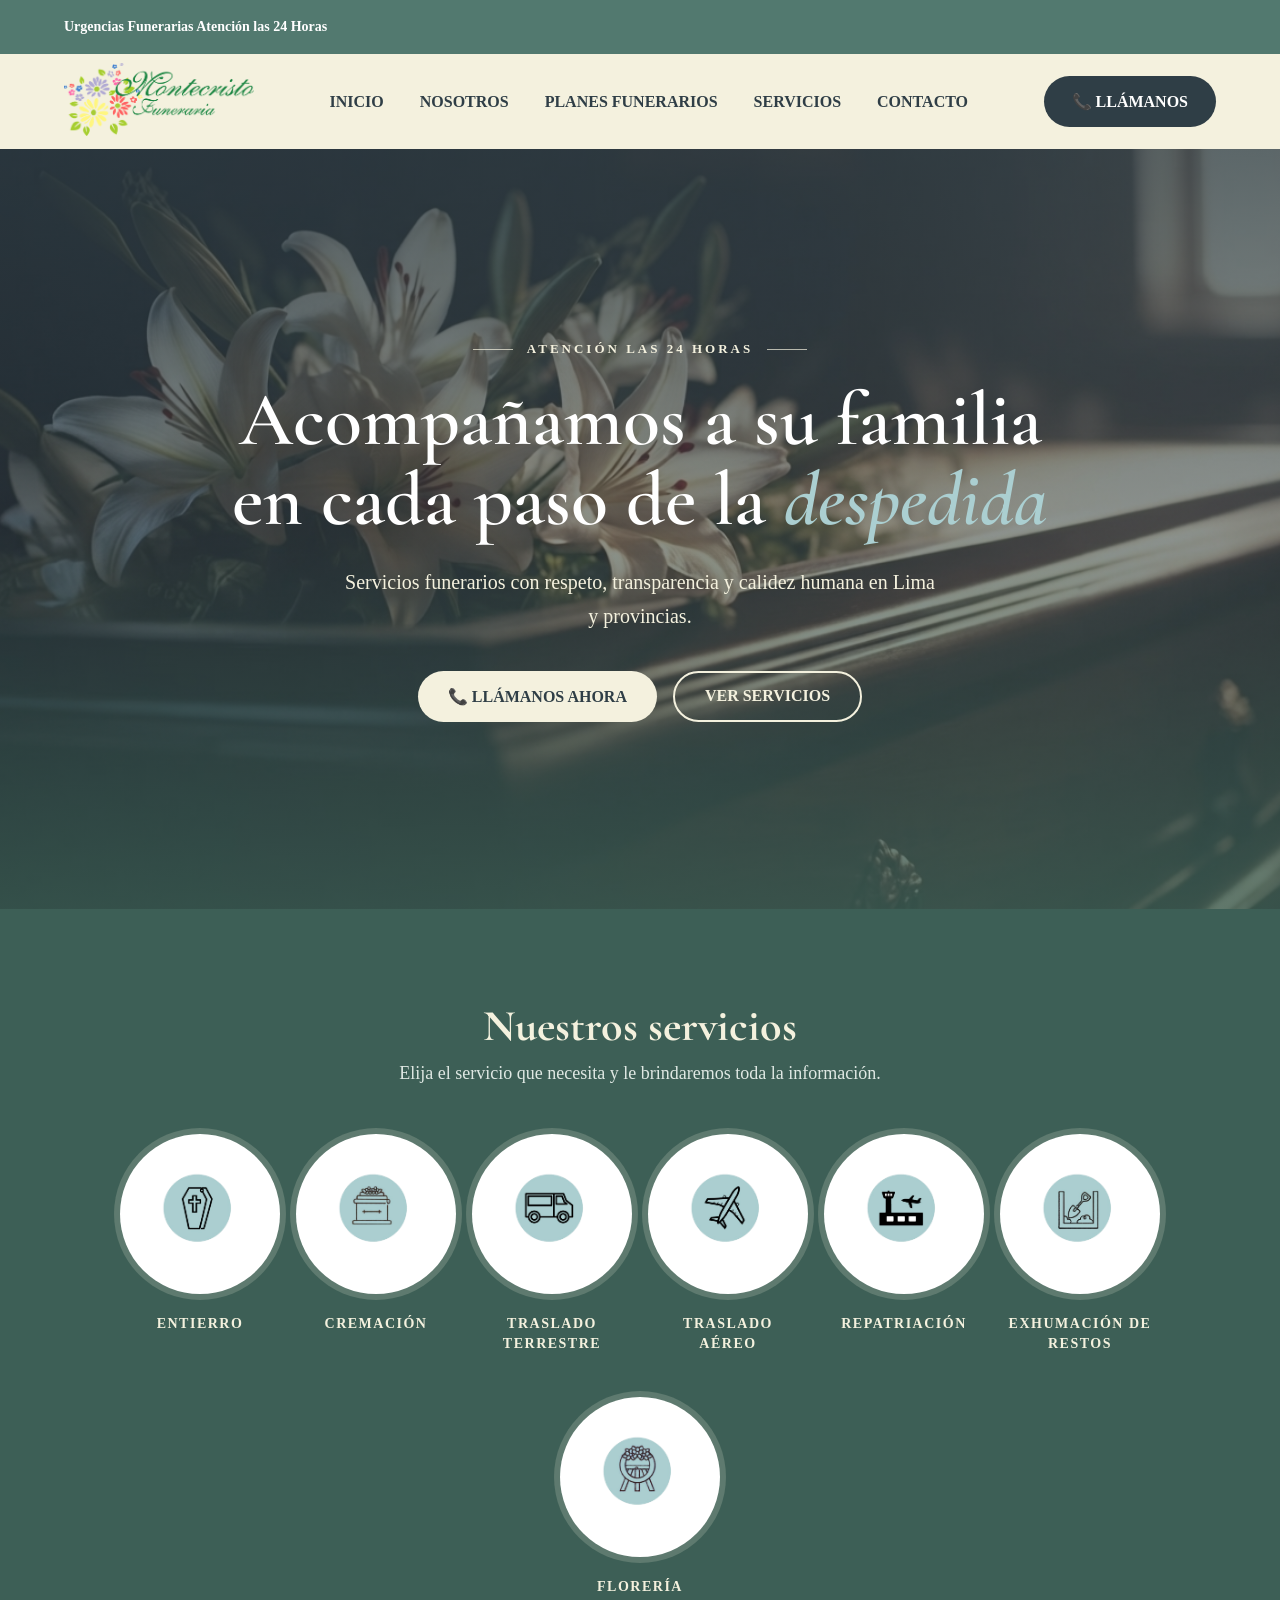
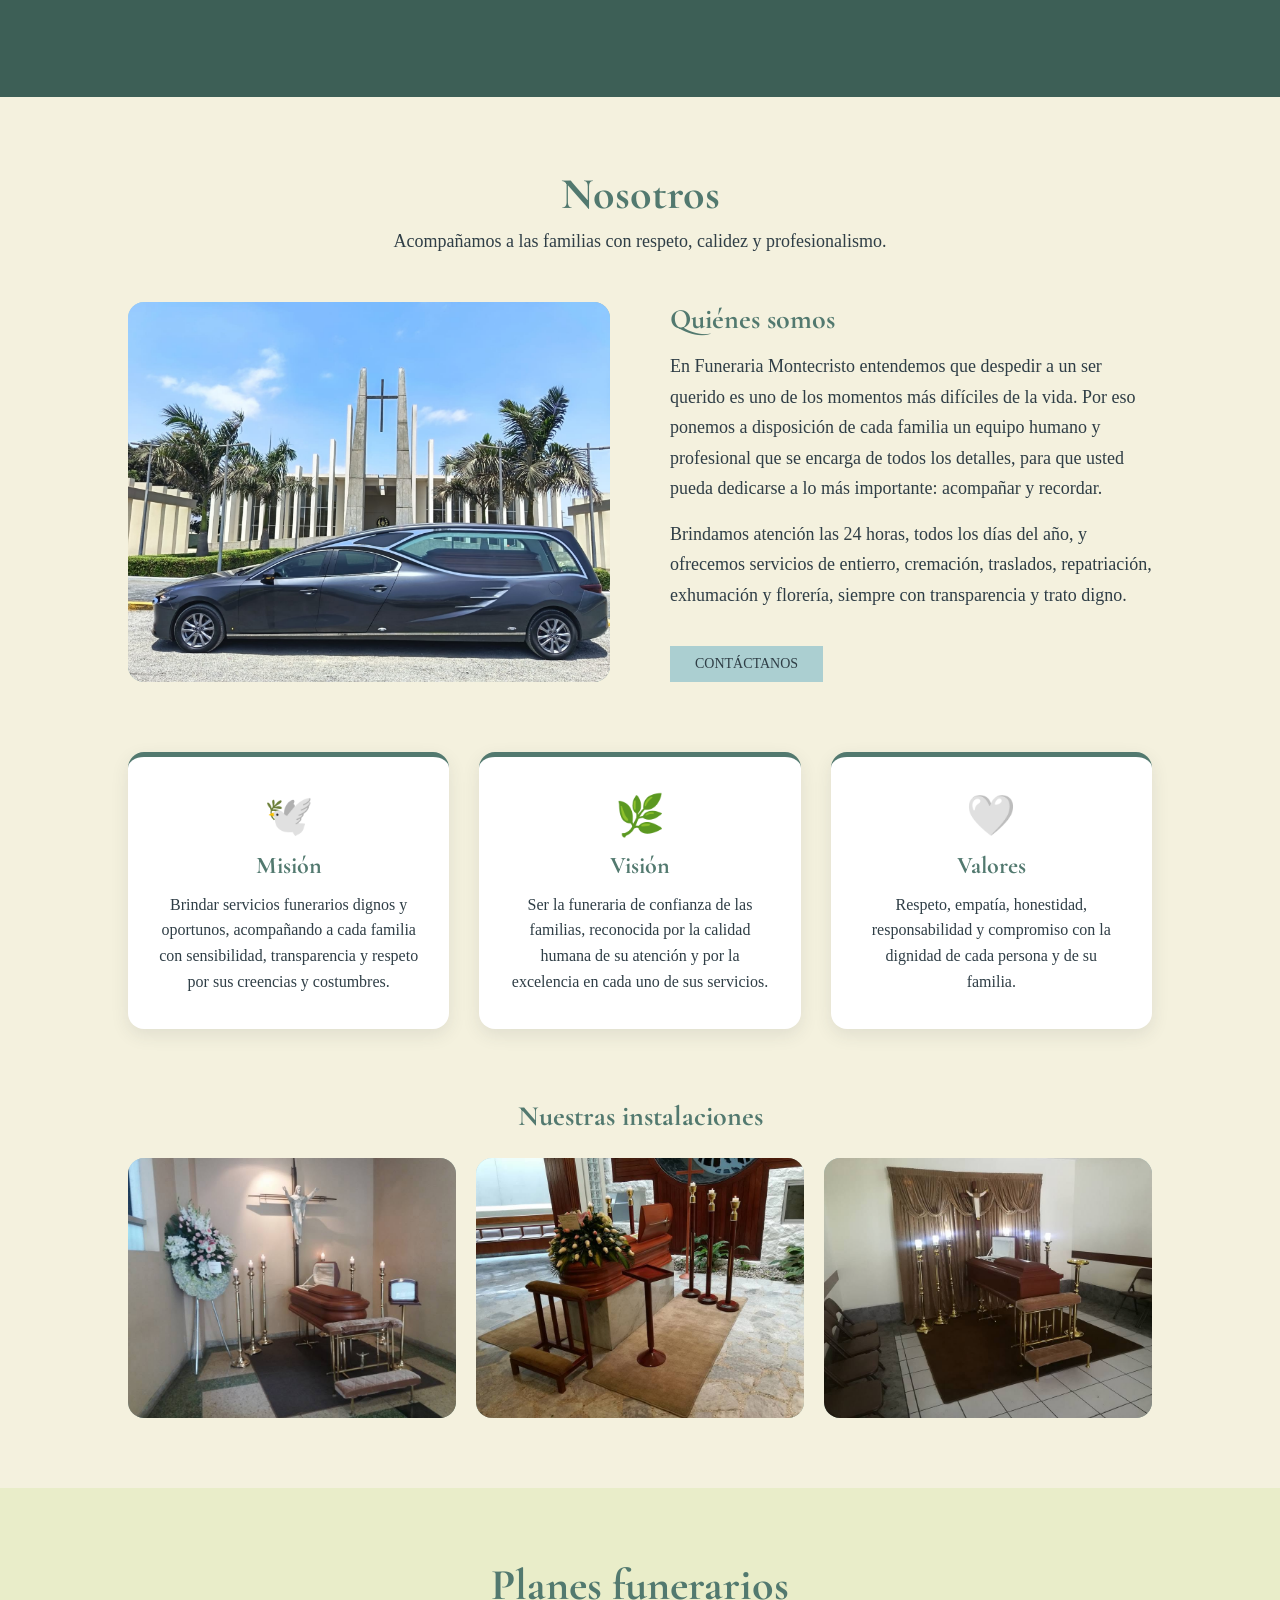
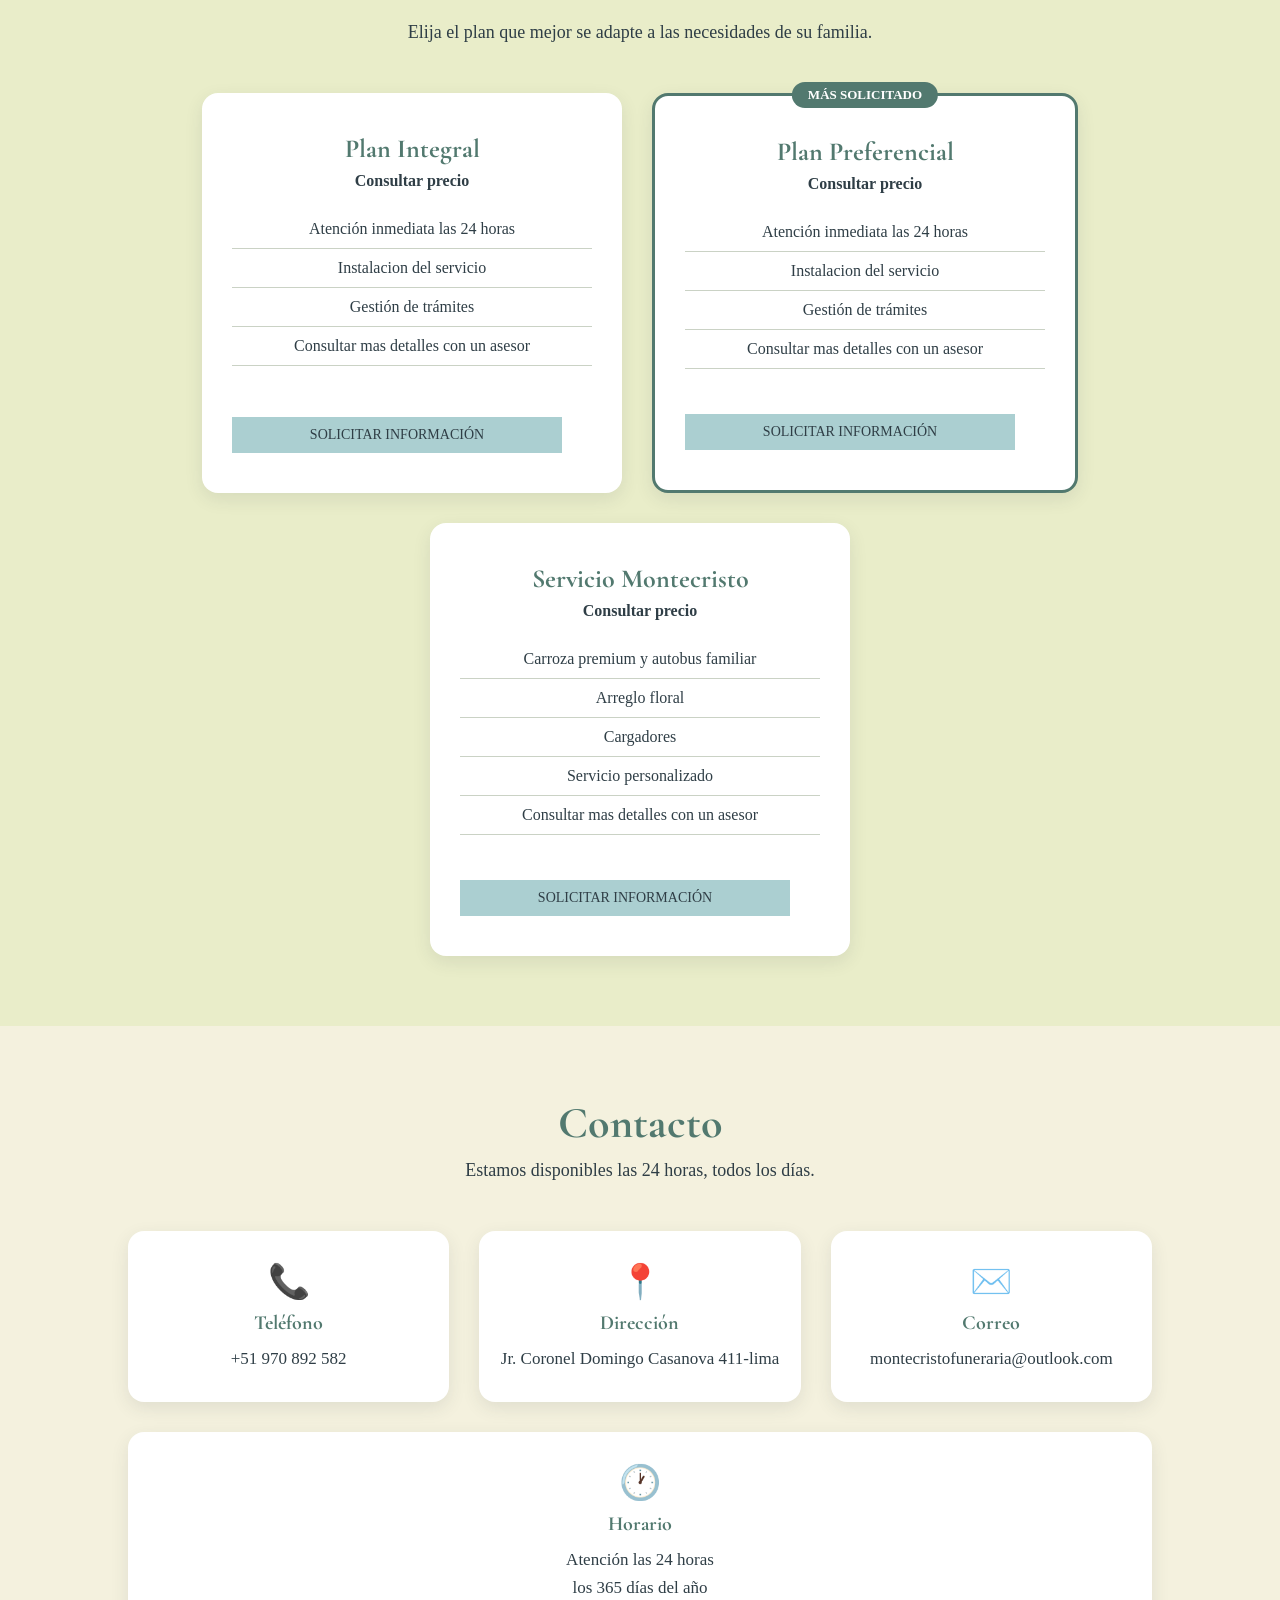
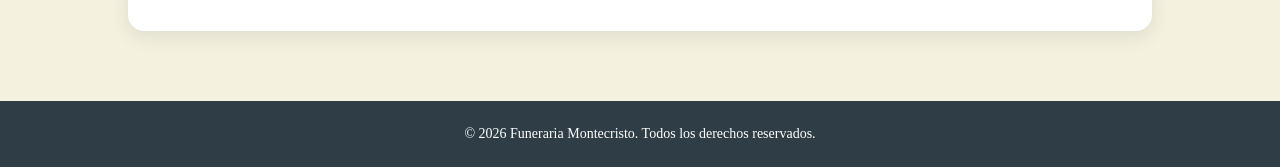
<file: Proyecto Final/index.html>
<!DOCTYPE html>
<html lang="es">

<head>
  <meta charset="UTF-8">
  <meta name="viewport" content="width=device-width, initial-scale=1.0">
  <title>Funeraria Montecristo</title>
  <link rel="preconnect" href="https://fonts.googleapis.com">
  <link rel="preconnect" href="https://fonts.gstatic.com" crossorigin>
  <link href="https://fonts.googleapis.com/css2?family=Cormorant+Garamond:ital,wght@0,600;0,700;1,600&display=swap"
    rel="stylesheet">
  <link rel="stylesheet" href="css/estilos.css">
</head>

<body>

  <div class="barra-superior">
    <p>Urgencias Funerarias Atención las 24 Horas</p>
  </div>

  <header class="cabecera">
    <a href="index.html">
      <img class="logo" src="imagenes/Logos/logo2.png" alt="Logo Funeraria Montecristo">
    </a>

    <input type="checkbox" id="menu-check" class="menu-check">
    <label for="menu-check" class="menu-boton" aria-label="Abrir menú">
      <span></span>
      <span></span>
      <span></span>
    </label>

    <nav>
      <a href="#inicio">Inicio</a>
      <a href="#nosotros">Nosotros</a>
      <a href="#planes">Planes funerarios</a>
      <a href="#servicios">Servicios</a>
      <a href="#contacto">Contacto</a>
    </nav>
    <a class="boton" href="tel:+51970892582">📞 Llámanos</a>
  </header>

  <!--PORTADA -->
  <section id="inicio" class="portada">
    <div class="portada-contenido">
      <span class="portada-etiqueta">Atención las 24 horas</span>
      <h1>Acompañamos a su familia en cada paso de la <em>despedida</em></h1>
      <p>Servicios funerarios con respeto, transparencia y calidez humana en Lima y provincias.</p>
      <div class="portada-botones">
        <a class="boton-claro" href="tel:+51970892582">📞 Llámanos ahora</a>
        <a class="boton-secundario" href="#servicios">Ver servicios</a>
      </div>
    </div>
  </section>

  <!-- SERVICIOS-->
  <section id="servicios" class="servicios">

    <h2 class="titulo-seccion">Nuestros servicios</h2>
    <p class="subtitulo-seccion">Elija el servicio que necesita y le brindaremos toda la información.</p>

    <div class="servicios-lista">

      <article class="servicio">
        <a href="entierro.html" class="enlace-servicio">
          <img src="imagenes/Logos/Logo-Entierro.png" alt="Ícono de entierro" width="120">
          <h3>Entierro</h3>
        </a>
      </article>

      <article class="servicio">
        <a href="cremacion.html" class="enlace-servicio">
          <img src="imagenes/Logos/Logo-Cremacion.png" alt="Ícono de cremación" width="120">
          <h3>Cremación</h3>
        </a>
      </article>

      <article class="servicio">
        <a href="traslado-terrestre.html" class="enlace-servicio">
          <img src="imagenes/Logos/Logo-Terrestre.png" alt="Ícono de traslado terrestre" width="120">
          <h3>Traslado terrestre</h3>
        </a>
      </article>

      <article class="servicio">
        <a href="traslado-aereo.html" class="enlace-servicio">
          <img src="imagenes/Logos/Logo-Aereo.png" alt="Ícono de traslado aéreo" width="120">
          <h3>Traslado aéreo</h3>
        </a>
      </article>

      <article class="servicio">
        <a href="repatriacion.html" class="enlace-servicio">
          <img src="imagenes/Logos/Logo-Repatriacion.png" alt="Ícono de repatriación" width="120">
          <h3>Repatriación</h3>
        </a>
      </article>

      <article class="servicio">
        <a href="exhumacion.html" class="enlace-servicio">
          <img src="imagenes/Logos/Logo-Exhumacion.png" alt="Ícono de exhumación de restos" width="120">
          <h3>Exhumación de restos</h3>
        </a>
      </article>

      <article class="servicio">
        <a href="floreria.html" class="enlace-servicio">
          <img src="imagenes/Logos/Logo-Floreria.png" alt="Ícono de florería" width="120">
          <h3>Florería</h3>
        </a>
      </article>

    </div>
  </section>

  <!-- NOSOTROS -->
  <section id="nosotros" class="nosotros">

    <h2 class="titulo-seccion">Nosotros</h2>
    <p class="subtitulo-seccion">Acompañamos a las familias con respeto, calidez y profesionalismo.</p>

    <div class="nosotros-intro">
      <div class="marco-imagen">
        <img src="imagenes/nosotros.jpeg" alt="Equipo de Funeraria Montecristo" loading="lazy">
      </div>

      <div class="nosotros-texto">
        <h3>Quiénes somos</h3>
        <p>
          En Funeraria Montecristo entendemos que despedir a un ser querido es uno de los momentos más difíciles de
          la vida. Por eso ponemos a disposición de cada familia un equipo humano y profesional que se encarga de todos
          los detalles, para que usted pueda dedicarse a lo más importante: acompañar y recordar.
        </p>
        <p>
          Brindamos atención las 24 horas, todos los días del año, y ofrecemos servicios de entierro, cremación,
          traslados, repatriación, exhumación y florería, siempre con transparencia y trato digno.
        </p>
        <a href="#contacto" class="boton-detalles">Contáctanos</a>
      </div>
    </div>

    <!-- 3 tarjetas: Misión, Visión y Valores (css: .tarjeta). Los iconos son emojis; aria-
         hidden='true' hace que los lectores de pantalla los ignoren. Se pueden cambiar por
         imágenes o borrar. -->
    <div class="tarjetas-nosotros">
      <article class="tarjeta">
        <span class="tarjeta-icono" aria-hidden="true">🕊️</span>
        <h3>Misión</h3>
        <p>Brindar servicios funerarios dignos y oportunos, acompañando a cada familia con sensibilidad, transparencia y
          respeto por sus creencias y costumbres.</p>
      </article>

      <article class="tarjeta">
        <span class="tarjeta-icono" aria-hidden="true">🌿</span>
        <h3>Visión</h3>
        <p>Ser la funeraria de confianza de las familias, reconocida por la calidad humana de su atención y por la
          excelencia en cada uno de sus servicios.</p>
      </article>

      <article class="tarjeta">
        <span class="tarjeta-icono" aria-hidden="true">🤍</span>
        <h3>Valores</h3>
        <p>Respeto, empatía, honestidad, responsabilidad y compromiso con la dignidad de cada persona y de su
          familia.</p>
      </article>
    </div>

    <!-- fotos de las instalaciones (css: .galeria-nosotros). Un archivo con espacios en el
         nombre (sala de velacion.jpg) funciona pero es mejor renombrarlo, por ejemplo sala-
         de-velacion.jpg. -->
    <h3 class="titulo-galeria">Nuestras instalaciones</h3>
    <div class="galeria-nosotros">
      <div class="marco-imagen">
        <img src="./imagenes/instalaciones/instalaciones.jpg" alt="Instalaciones de Funeraria Montecristo - imagen 1"
          loading="lazy">
      </div>
      <div class="marco-imagen">
        <img src="./imagenes/instalaciones/sala de velacion.jpg" alt="Instalaciones de Funeraria Montecristo - imagen 2"
          loading="lazy">
      </div>
      <div class="marco-imagen">
        <img src="./imagenes/instalaciones/velatorio.jpg" alt="Instalaciones de Funeraria Montecristo - imagen 3"
          loading="lazy">
      </div>
    </div>

  </section>

  <!-- PLANES: id='planes' = destino del menú (css: .planes) -->
  <section id="planes" class="planes">

    <h2 class="titulo-seccion">Planes funerarios</h2>
    <p class="subtitulo-seccion">Elija el plan que mejor se adapte a las necesidades de su familia.</p>

    <div class="planes-lista">

      <article class="plan">
        <h3>Plan Integral</h3>
        <p class="plan-precio">Consultar precio</p>
        <ul>
          <li>Atención inmediata las 24 horas</li>
          <li>Instalacion del servicio</li>
          <li>Gestión de trámites</li>
          <li>Consultar mas detalles con un asesor</li>
        </ul>
        <a href="tel:+51970892582" class="boton-detalles">Solicitar información</a>
      </article>

      <!-- plan resaltado: la clase plan-destacado le pone el borde verde y .plan-etiqueta
           es el cartelito 'Más solicitado' que sobresale por arriba. -->
      <article class="plan plan-destacado">
        <span class="plan-etiqueta">Más solicitado</span>
        <h3>Plan Preferencial</h3>
        <p class="plan-precio">Consultar precio</p>
        <ul>
          <li>Atención inmediata las 24 horas</li>
          <li>Instalacion del servicio</li>
          <li>Gestión de trámites</li>
          <li>Consultar mas detalles con un asesor</li>
        </ul>
        <a href="tel:+51970892582" class="boton-detalles">Solicitar información</a>
      </article>

      <article class="plan">
        <h3>Servicio Montecristo</h3>
        <p class="plan-precio">Consultar precio</p>
        <ul>
          <li>Carroza premium y autobus familiar</li>
          <li>Arreglo floral</li>
          <li>Cargadores</li>
          <li>Servicio personalizado</li>
          <li>Consultar mas detalles con un asesor</li>
        </ul>
        <a href="tel:+51970892582" class="boton-detalles">Solicitar información</a>
      </article>

    </div>
  </section>

  <!-- CONTACTO: id='contacto' = destino del menú (css: .contacto, .dato) -->
  <section id="contacto" class="contacto">

    <h2 class="titulo-seccion">Contacto</h2>
    <p class="subtitulo-seccion">Estamos disponibles las 24 horas, todos los días.</p>

    <div class="contacto-datos">
      <div class="dato">
        <span class="dato-icono" aria-hidden="true">📞</span>
        <h3>Teléfono</h3>
        <a href="tel:+51970892582">+51 970 892 582</a>
      </div>

      <div class="dato">
        <span class="dato-icono" aria-hidden="true">📍</span>
        <h3>Dirección</h3>
        <p>Jr. Coronel Domingo Casanova 411-lima</p>
      </div>

      <div class="dato">
        <span class="dato-icono" aria-hidden="true">✉️</span>
        <h3>Correo</h3>
        <!-- mailto: abre el programa de correo con ese destinatario -->
        <a href="mailto:montecristofuneraria@outlook.com">montecristofuneraria@outlook.com</a>
      </div>

      <div class="dato">
        <span class="dato-icono" aria-hidden="true">🕐</span>
        <h3>Horario</h3>
        <p>Atención las 24 horas<br>los 365 días del año</p>
      </div>
    </div>

  </section>

  <!-- pie de página (css: .pie) -->
  <footer class="pie">
    <p>&copy; 2026 Funeraria Montecristo. Todos los derechos reservados.</p>
  </footer>

</body>

</html>
</file>
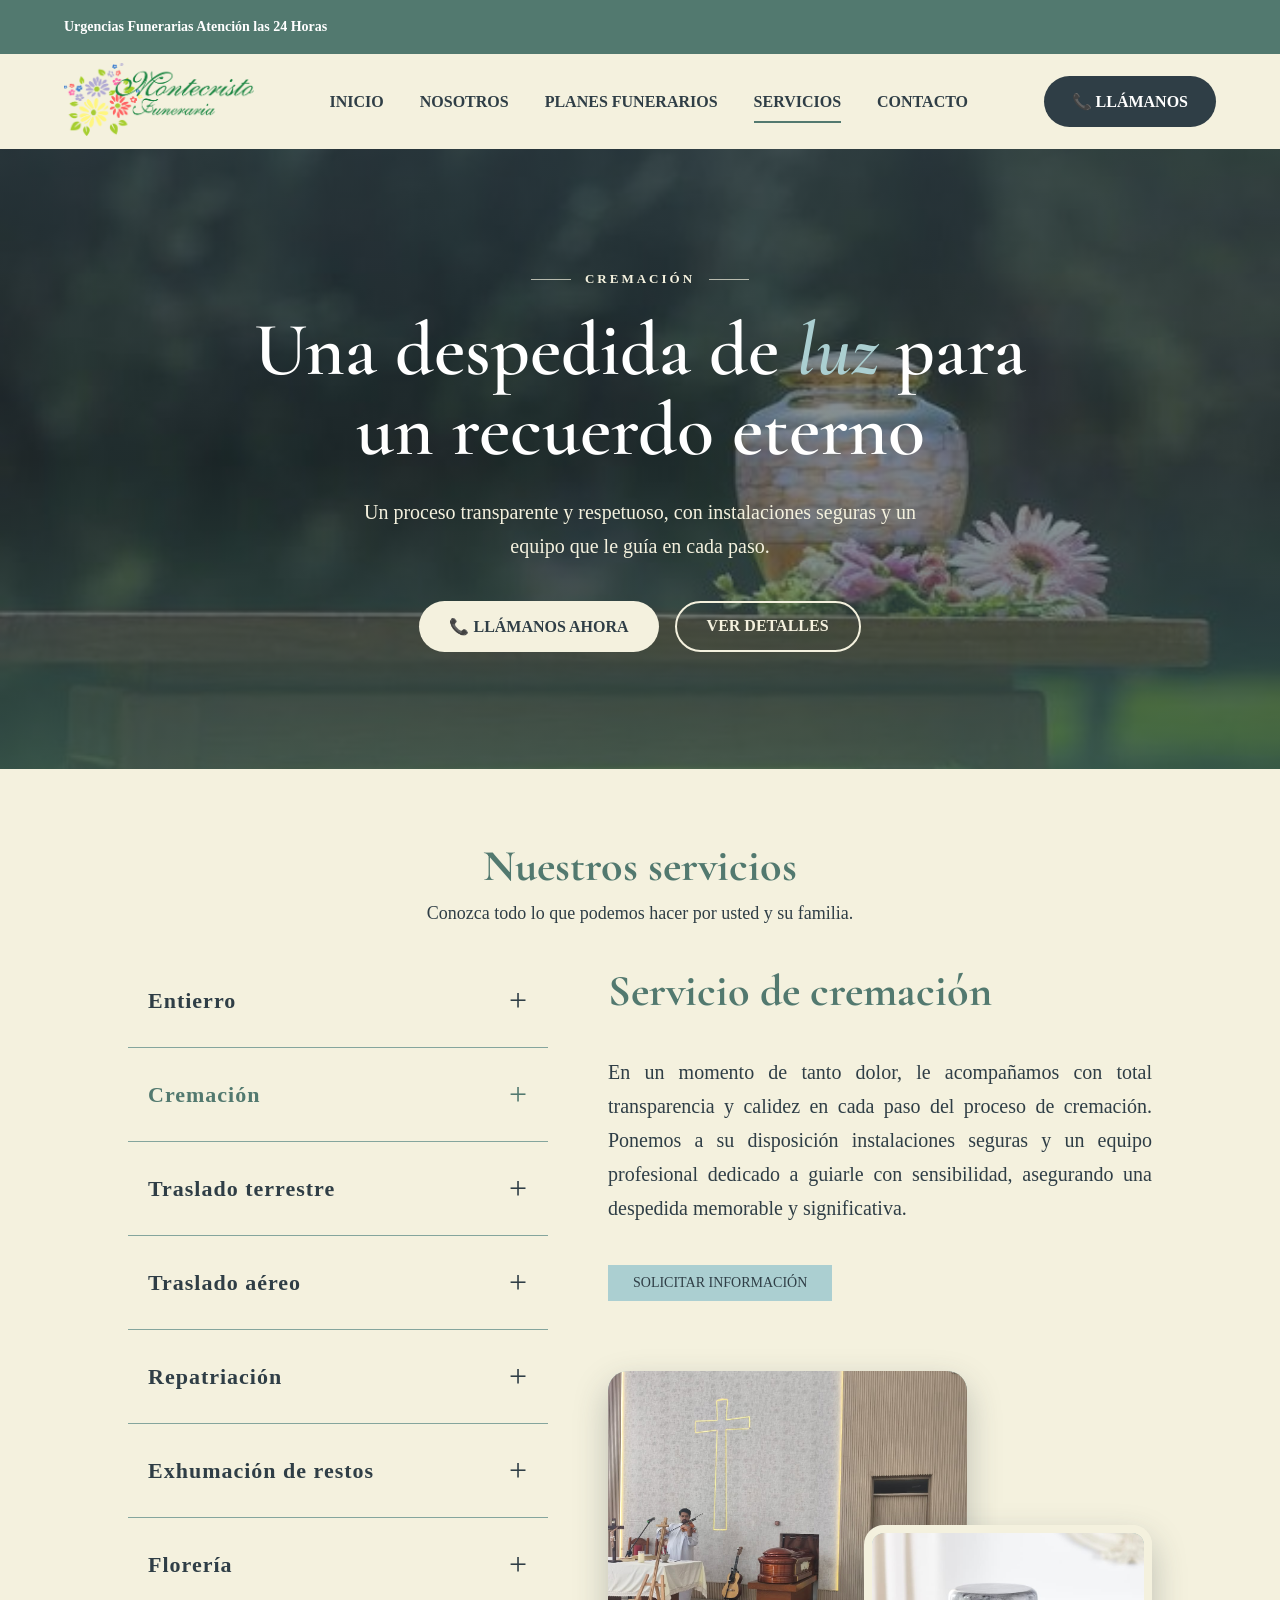
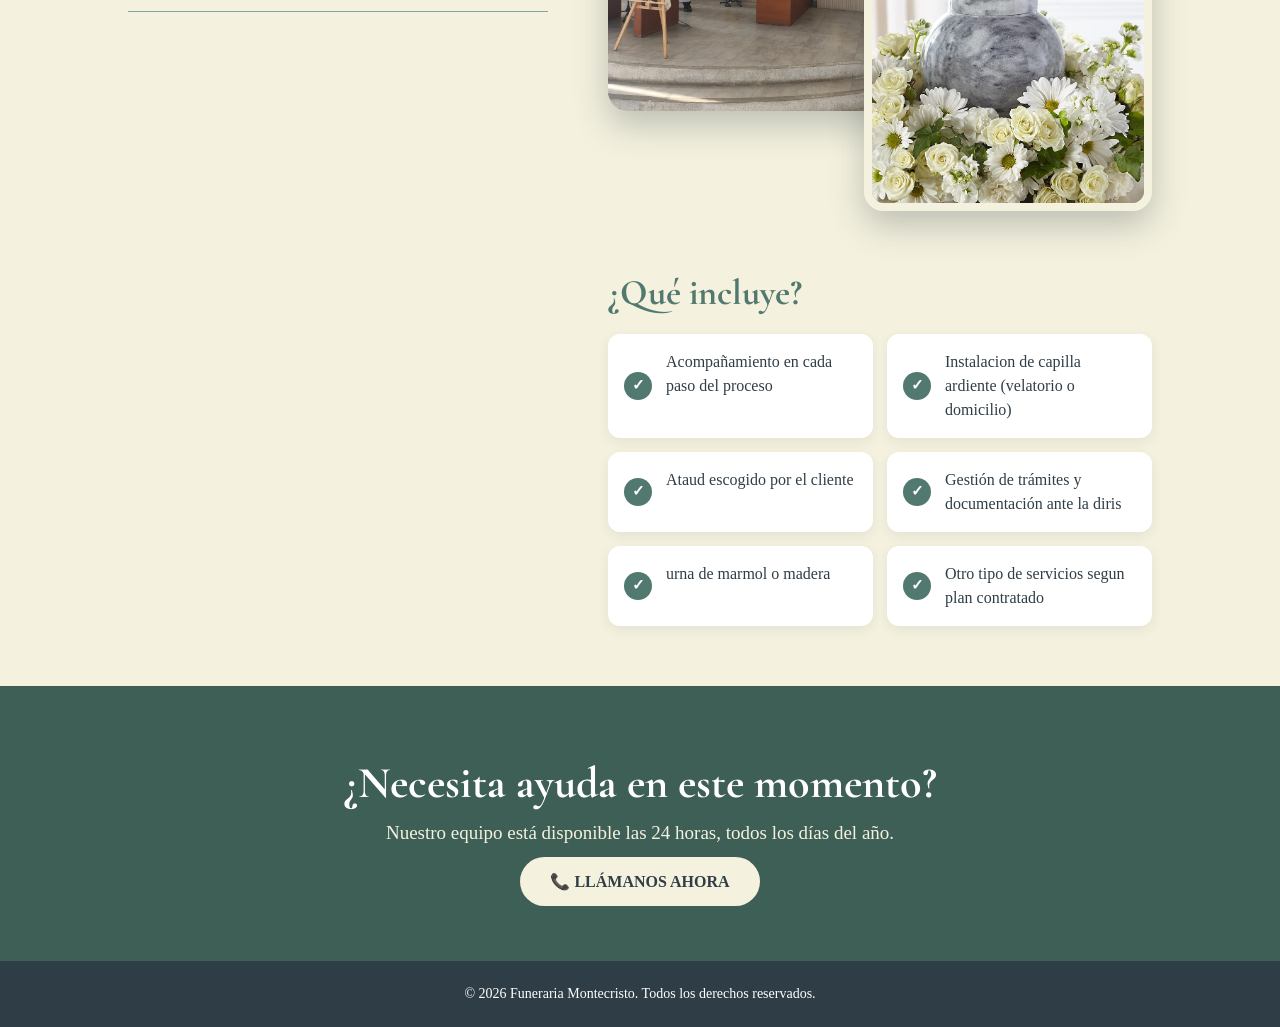
<file: Proyecto Final/cremacion.html>
<!DOCTYPE html>
<html lang="es">

<head>
  <meta charset="UTF-8">
  <meta name="viewport" content="width=device-width, initial-scale=1.0">
  <title>Cremación | Funeraria Montecristo</title>
  <link rel="preconnect" href="https://fonts.googleapis.com">
  <link rel="preconnect" href="https://fonts.gstatic.com" crossorigin>
  <link href="https://fonts.googleapis.com/css2?family=Cormorant+Garamond:ital,wght@0,600;0,700;1,600&display=swap"
    rel="stylesheet">
  <link rel="stylesheet" href="css/estilos.css">
</head>

<body>

  <div class="barra-superior">
    <p>Urgencias Funerarias Atención las 24 Horas</p>
  </div>

  <header class="cabecera">
    <a href="index.html">
      <img class="logo" src="imagenes/Logos/logo2.png" alt="Logo Funeraria Montecristo">
    </a>

    <input type="checkbox" id="menu-check" class="menu-check">
    <label for="menu-check" class="menu-boton" aria-label="Abrir menú">
      <span></span>
      <span></span>
      <span></span>
    </label>

    <nav>
      <a href="index.html#inicio">Inicio</a>
      <a href="index.html#nosotros">Nosotros</a>
      <a href="index.html#planes">Planes funerarios</a>
      <a href="index.html#servicios" class="activo">Servicios</a>
      <a href="index.html#contacto">Contacto</a>
    </nav>

    <a class="boton" href="tel:+51970892582">📞 Llámanos</a>
  </header>

  <section class="portada hero-servicio hero-cremacion">
    <div class="portada-contenido">
      <span class="portada-etiqueta">Cremación</span>
      <h1>Una despedida de <em>luz</em> para un recuerdo eterno</h1>
      <p>Un proceso transparente y respetuoso, con instalaciones seguras y un equipo que le guía en cada paso.</p>
      <div class="portada-botones">
        <a class="boton-claro" href="tel:+51970892582">📞 Llámanos ahora</a>
        <a class="boton-secundario" href="#detalle">Ver detalles</a>
      </div>
    </div>
  </section>

  <div class="titulo-bloque" id="detalle">
    <h2 class="titulo-seccion">Nuestros servicios</h2>
    <p class="subtitulo-seccion">Conozca todo lo que podemos hacer por usted y su familia.</p>
  </div>

  <main class="detalle-servicio">

    <aside class="menu-servicios">
      <a href="entierro.html" class="opcion-servicio">Entierro</a>
      <a href="cremacion.html" class="opcion-servicio activo">Cremación</a>
      <a href="traslado-terrestre.html" class="opcion-servicio">Traslado terrestre</a>
      <a href="traslado-aereo.html" class="opcion-servicio">Traslado aéreo</a>
      <a href="repatriacion.html" class="opcion-servicio">Repatriación</a>
      <a href="exhumacion.html" class="opcion-servicio">Exhumación de restos</a>
      <a href="floreria.html" class="opcion-servicio">Florería</a>
    </aside>

    <section class="contenido-servicio">
      <h2>Servicio de cremación</h2>

      <p>
        En un momento de tanto dolor, le acompañamos con total transparencia y calidez en cada paso del proceso de
        cremación. Ponemos a su disposición instalaciones seguras y un equipo profesional dedicado a guiarle con
        sensibilidad, asegurando una despedida memorable y significativa.
      </p>

      <a href="tel:+51970892582" class="boton-detalles">Solicitar información</a>

      <div class="collage">
        <div class="collage-foto collage-grande">
          <img src="imagenes/Cremacion/Cremacion_1.jpeg" alt="Servicio de cremación - imagen 1" loading="lazy">
        </div>
        <div class="collage-foto collage-pequena">
          <img src="imagenes/Cremacion/cremacion2.png" alt="Servicio de cremación - imagen 2" loading="lazy">
        </div>
      </div>

      <div class="servicio-incluye">
        <h3>¿Qué incluye?</h3>
        <ul class="lista-incluye">
          <li>Acompañamiento en cada paso del proceso</li>
          <li>Instalacion de capilla ardiente (velatorio o domicilio)</li>
          <li>Ataud escogido por el cliente</li>
          <li>Gestión de trámites y documentación ante la diris</li>
          <li>urna de marmol o madera</li>
          <li>Otro tipo de servicios segun plan contratado</li>
        </ul>
      </div>
    </section>

  </main>

  <section class="cta-servicio">
    <h2>¿Necesita ayuda en este momento?</h2>
    <p>Nuestro equipo está disponible las 24 horas, todos los días del año.</p>
    <a class="boton-claro" href="tel:+51970892582">📞 Llámanos ahora</a>
  </section>

  <footer class="pie">
    <p>&copy; 2026 Funeraria Montecristo. Todos los derechos reservados.</p>
  </footer>

</body>

</html>
</file>
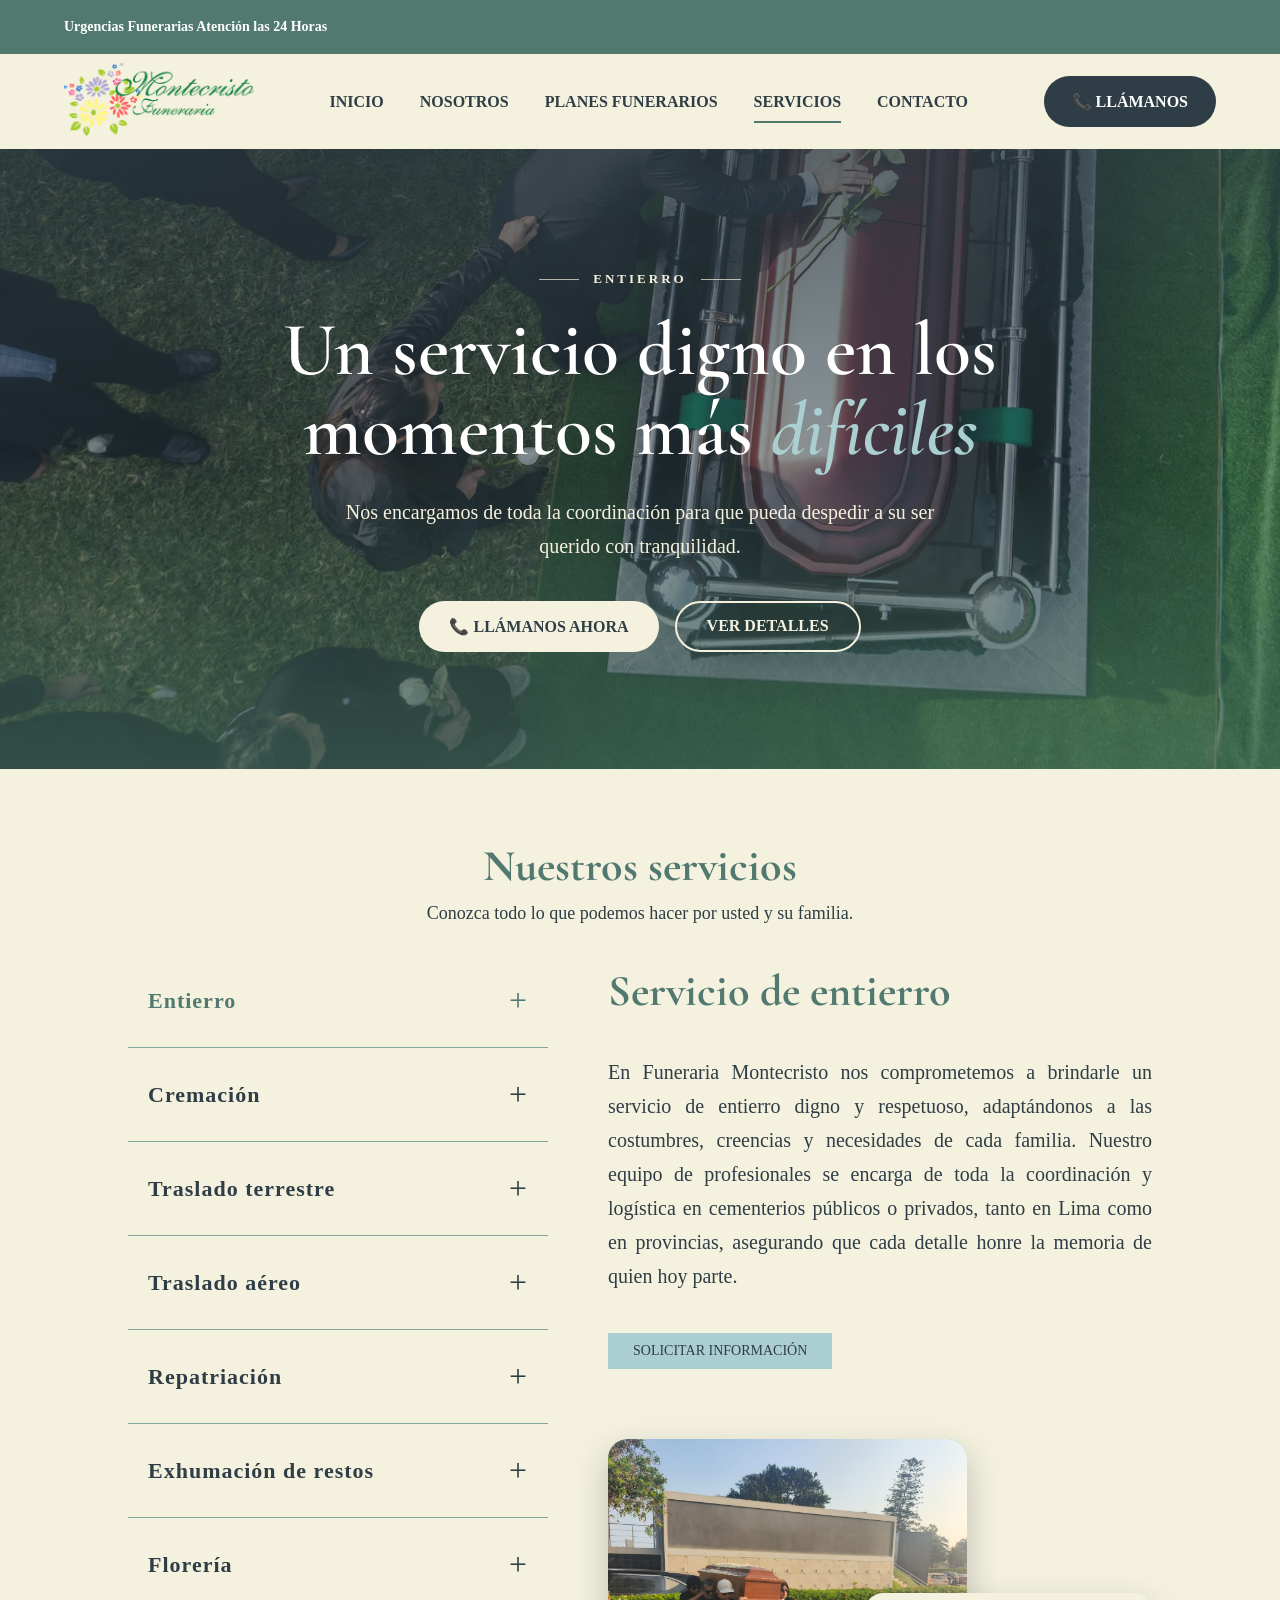
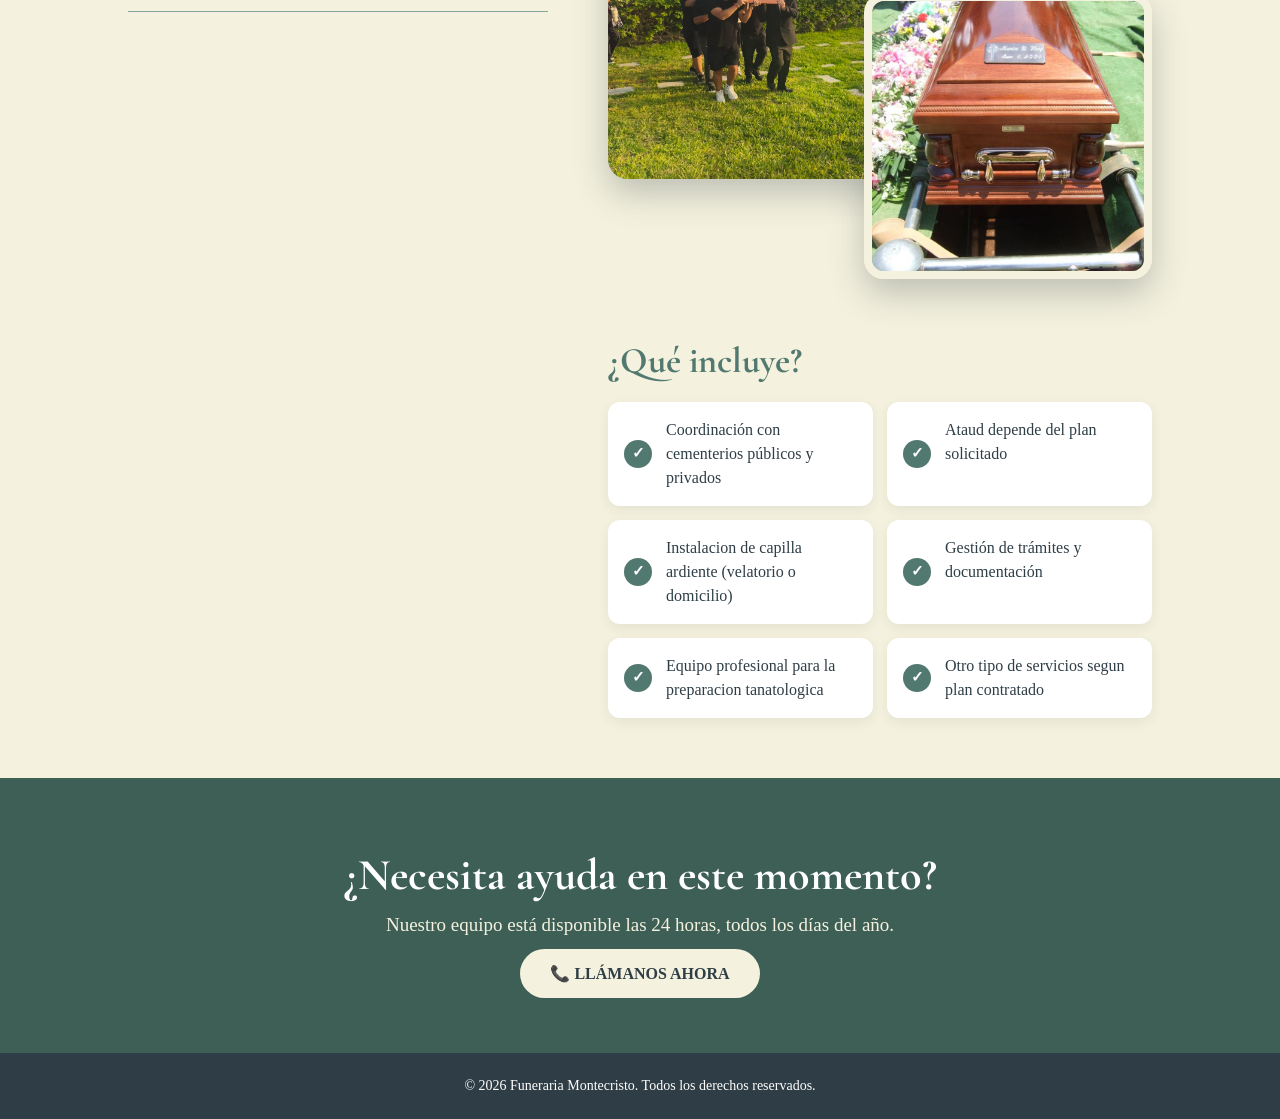
<file: Proyecto Final/entierro.html>
<!DOCTYPE html>
<html lang="es">

<head>
  <meta charset="UTF-8">
  <meta name="viewport" content="width=device-width, initial-scale=1.0">
  <title>Entierro | Funeraria Montecristo</title>
  <link rel="preconnect" href="https://fonts.googleapis.com">
  <link rel="preconnect" href="https://fonts.gstatic.com" crossorigin>
  <link href="https://fonts.googleapis.com/css2?family=Cormorant+Garamond:ital,wght@0,600;0,700;1,600&display=swap"
    rel="stylesheet">
  <link rel="stylesheet" href="css/estilos.css">
</head>

<body>

  <div class="barra-superior">
    <p>Urgencias Funerarias Atención las 24 Horas</p>
  </div>

  <header class="cabecera">
    <a href="index.html">
      <img class="logo" src="imagenes/Logos/logo2.png" alt="Logo Funeraria Montecristo">
    </a>

    <input type="checkbox" id="menu-check" class="menu-check">
    <label for="menu-check" class="menu-boton" aria-label="Abrir menú">
      <span></span>
      <span></span>
      <span></span>
    </label>

    <nav>
      <a href="index.html#inicio">Inicio</a>
      <a href="index.html#nosotros">Nosotros</a>
      <a href="index.html#planes">Planes funerarios</a>
      <a href="index.html#servicios" class="activo">Servicios</a>
      <a href="index.html#contacto">Contacto</a>
    </nav>
    <a class="boton" href="tel:+51970892582">📞 Llámanos</a>
  </header>

  <section class="portada hero-servicio hero-entierro">
    <div class="portada-contenido">
      <span class="portada-etiqueta">Entierro</span>
      <h1>Un servicio digno en los momentos más <em>difíciles</em></h1>
      <p>Nos encargamos de toda la coordinación para que pueda despedir a su ser querido con tranquilidad.</p>

      <div class="portada-botones">
        <a class="boton-claro" href="tel:+51970892582">📞 Llámanos ahora</a>
        <a class="boton-secundario" href="#detalle">Ver detalles</a>
      </div>
    </div>
  </section>

  <div class="titulo-bloque" id="detalle">
    <h2 class="titulo-seccion">Nuestros servicios</h2>
    <p class="subtitulo-seccion">Conozca todo lo que podemos hacer por usted y su familia.</p>
  </div>

  <main class="detalle-servicio">

    <aside class="menu-servicios">
      <a href="entierro.html" class="opcion-servicio activo">Entierro</a>
      <a href="cremacion.html" class="opcion-servicio">Cremación</a>
      <a href="traslado-terrestre.html" class="opcion-servicio">Traslado terrestre</a>
      <a href="traslado-aereo.html" class="opcion-servicio">Traslado aéreo</a>
      <a href="repatriacion.html" class="opcion-servicio">Repatriación</a>
      <a href="exhumacion.html" class="opcion-servicio">Exhumación de restos</a>
      <a href="floreria.html" class="opcion-servicio">Florería</a>
    </aside>

    <section class="contenido-servicio">
      <h2>Servicio de entierro</h2>

      <p>
        En Funeraria Montecristo nos comprometemos a brindarle un servicio de entierro digno y respetuoso,
        adaptándonos a las costumbres, creencias y necesidades de cada familia. Nuestro equipo de profesionales se
        encarga de toda la coordinación y logística en cementerios públicos o privados, tanto en Lima como en
        provincias, asegurando que cada detalle honre la memoria de quien hoy parte.
      </p>

      <a href="tel:+51970892582" class="boton-detalles">Solicitar información</a>
      <div class="collage">
        <div class="collage-foto collage-grande">
          <img src="imagenes/Entierro/Entierro_1.jpeg" alt="Servicio de entierro - imagen 1" loading="lazy">
        </div>
        <div class="collage-foto collage-pequena">
          <img src="imagenes/Entierro/Entierro_2.jpg" alt="Servicio de entierro - imagen 2" loading="lazy">
        </div>
      </div>

      <div class="servicio-incluye">
        <h3>¿Qué incluye?</h3>
        <ul class="lista-incluye">
          <li>Coordinación con cementerios públicos y privados</li>
          <li>Ataud depende del plan solicitado</li>
          <li>Instalacion de capilla ardiente (velatorio o domicilio)</li>
          <li>Gestión de trámites y documentación</li>
          <li>Equipo profesional para la preparacion tanatologica</li>
          <li>Otro tipo de servicios segun plan contratado</li>
        </ul>
      </div>

    </section>

  </main>

  <section class="cta-servicio">
    <h2>¿Necesita ayuda en este momento?</h2>
    <p>Nuestro equipo está disponible las 24 horas, todos los días del año.</p>
    <a class="boton-claro" href="tel:+51970892582">📞 Llámanos ahora</a>
  </section>

  <footer class="pie">
    <p>&copy; 2026 Funeraria Montecristo. Todos los derechos reservados.</p>
  </footer>

</body>

</html>
</file>
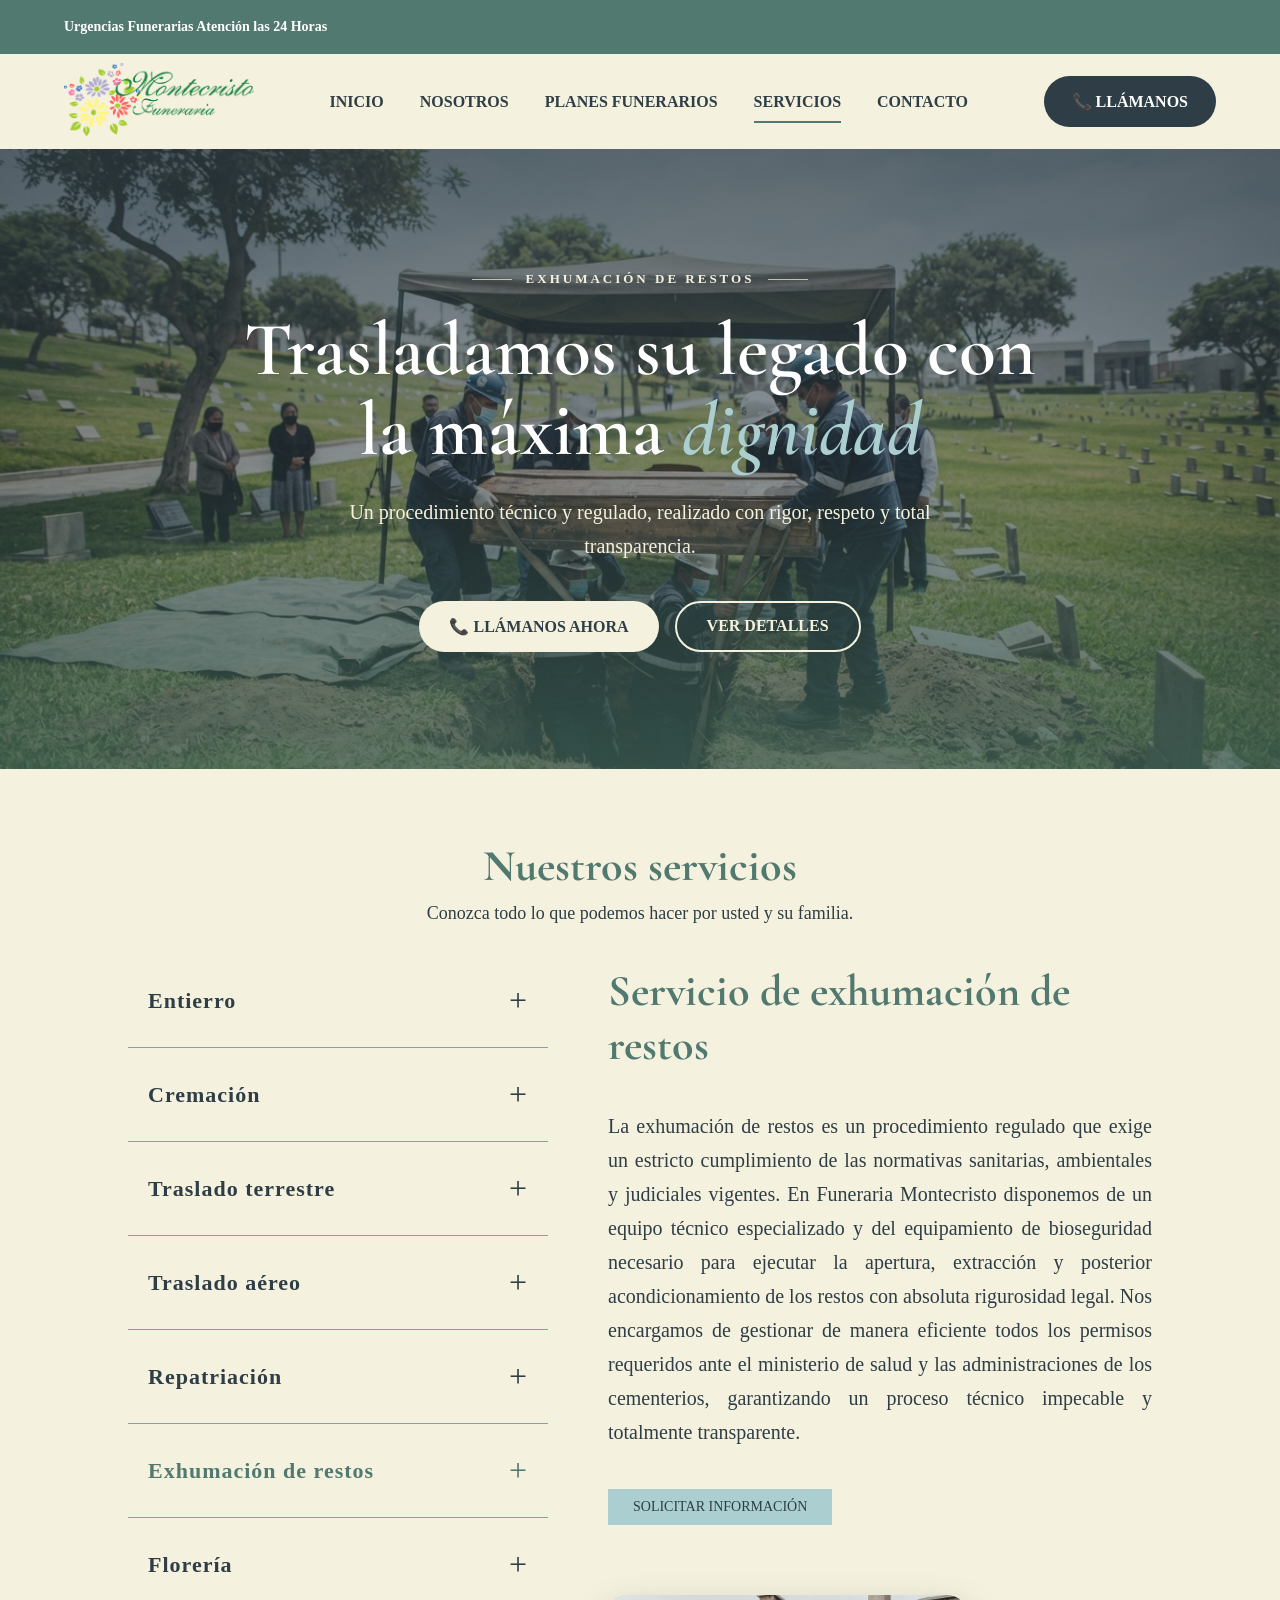
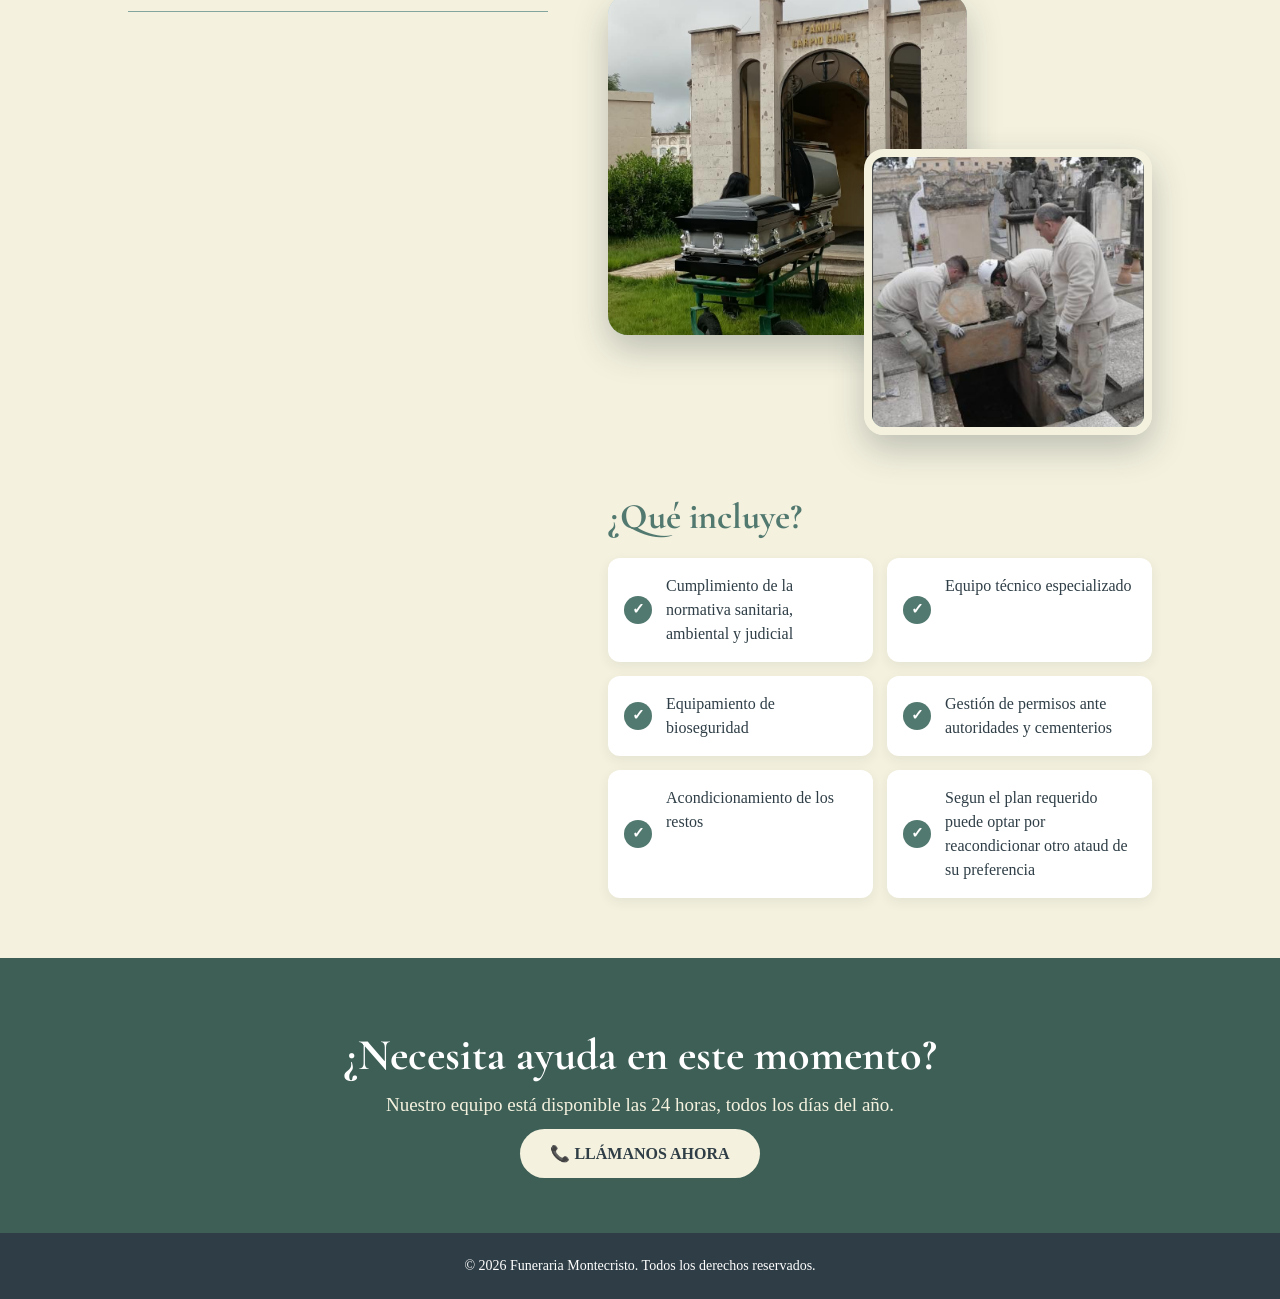
<file: Proyecto Final/exhumacion.html>
<!DOCTYPE html>
<html lang="es">

<head>
  <meta charset="UTF-8">
  <meta name="viewport" content="width=device-width, initial-scale=1.0">
  <title>Exhumación de restos | Funeraria Montecristo</title>

  <link rel="preconnect" href="https://fonts.googleapis.com">
  <link rel="preconnect" href="https://fonts.gstatic.com" crossorigin>
  <link href="https://fonts.googleapis.com/css2?family=Cormorant+Garamond:ital,wght@0,600;0,700;1,600&display=swap"
    rel="stylesheet">
  <link rel="stylesheet" href="css/estilos.css">
</head>

<body>

  <div class="barra-superior">
    <p>Urgencias Funerarias Atención las 24 Horas</p>
  </div>
  <header class="cabecera">
    <a href="index.html">
      <img class="logo" src="imagenes/Logos/logo2.png" alt="Logo Funeraria Montecristo">
    </a>

    <input type="checkbox" id="menu-check" class="menu-check">
    <label for="menu-check" class="menu-boton" aria-label="Abrir menú">
      <span></span>
      <span></span>
      <span></span>
    </label>

    <nav>
      <a href="index.html#inicio">Inicio</a>
      <a href="index.html#nosotros">Nosotros</a>
      <a href="index.html#planes">Planes funerarios</a>
      <a href="index.html#servicios" class="activo">Servicios</a>
      <a href="index.html#contacto">Contacto</a>
    </nav>
    <a class="boton" href="tel:+51970892582">📞 Llámanos</a>
  </header>
  <section class="portada hero-servicio hero-exhumacion">
    <div class="portada-contenido">
      <span class="portada-etiqueta">Exhumación de restos</span>
      <h1>Trasladamos su legado con la máxima <em>dignidad</em></h1>
      <p>Un procedimiento técnico y regulado, realizado con rigor, respeto y total transparencia.</p>
      <div class="portada-botones">
        <a class="boton-claro" href="tel:+51970892582">📞 Llámanos ahora</a>
        <a class="boton-secundario" href="#detalle">Ver detalles</a>
      </div>
    </div>
  </section>

  <div class="titulo-bloque" id="detalle">
    <h2 class="titulo-seccion">Nuestros servicios</h2>
    <p class="subtitulo-seccion">Conozca todo lo que podemos hacer por usted y su familia.</p>
  </div>

  <main class="detalle-servicio">
    <aside class="menu-servicios">
      <a href="entierro.html" class="opcion-servicio">Entierro</a>
      <a href="cremacion.html" class="opcion-servicio">Cremación</a>
      <a href="traslado-terrestre.html" class="opcion-servicio">Traslado terrestre</a>
      <a href="traslado-aereo.html" class="opcion-servicio">Traslado aéreo</a>
      <a href="repatriacion.html" class="opcion-servicio">Repatriación</a>
      <a href="exhumacion.html" class="opcion-servicio activo">Exhumación de restos</a>
      <a href="floreria.html" class="opcion-servicio">Florería</a>
    </aside>

    <section class="contenido-servicio">
      <h2>Servicio de exhumación de restos</h2>

      <p>
        La exhumación de restos es un procedimiento regulado que exige un estricto cumplimiento de las normativas
        sanitarias, ambientales y judiciales vigentes. En Funeraria Montecristo disponemos de un equipo técnico
        especializado y del equipamiento de bioseguridad necesario para ejecutar la apertura, extracción y posterior
        acondicionamiento de los restos con absoluta rigurosidad legal. Nos encargamos de gestionar de manera eficiente
        todos los permisos requeridos ante el ministerio de salud y las administraciones de los cementerios,
        garantizando un proceso técnico impecable y totalmente transparente.
      </p>

      <a href="tel:+51970892582" class="boton-detalles">Solicitar información</a>

      <div class="collage">
        <div class="collage-foto collage-grande">
          <img src="imagenes/Exhumacion/Exhumacion_1.jpeg" alt="Servicio de exhumación de restos - imagen 1"
            loading="lazy">
        </div>
        <div class="collage-foto collage-pequena">
          <img src="imagenes/Exhumacion/exhumacion2.png" alt="Servicio de exhumación de restos - imagen 2"
            loading="lazy">
        </div>
      </div>

      <div class="servicio-incluye">
        <h3>¿Qué incluye?</h3>
        <ul class="lista-incluye">
          <li>Cumplimiento de la normativa sanitaria, ambiental y judicial</li>
          <li>Equipo técnico especializado</li>
          <li>Equipamiento de bioseguridad</li>
          <li>Gestión de permisos ante autoridades y cementerios</li>
          <li>Acondicionamiento de los restos</li>
          <li>Segun el plan requerido puede optar por reacondicionar otro ataud de su preferencia</li>
        </ul>
      </div>

    </section>

  </main>

  <section class="cta-servicio">
    <h2>¿Necesita ayuda en este momento?</h2>
    <p>Nuestro equipo está disponible las 24 horas, todos los días del año.</p>
    <a class="boton-claro" href="tel:+51970892582">📞 Llámanos ahora</a>
  </section>

  <footer class="pie">
    <p>&copy; 2026 Funeraria Montecristo. Todos los derechos reservados.</p>
  </footer>

</body>

</html>
</file>
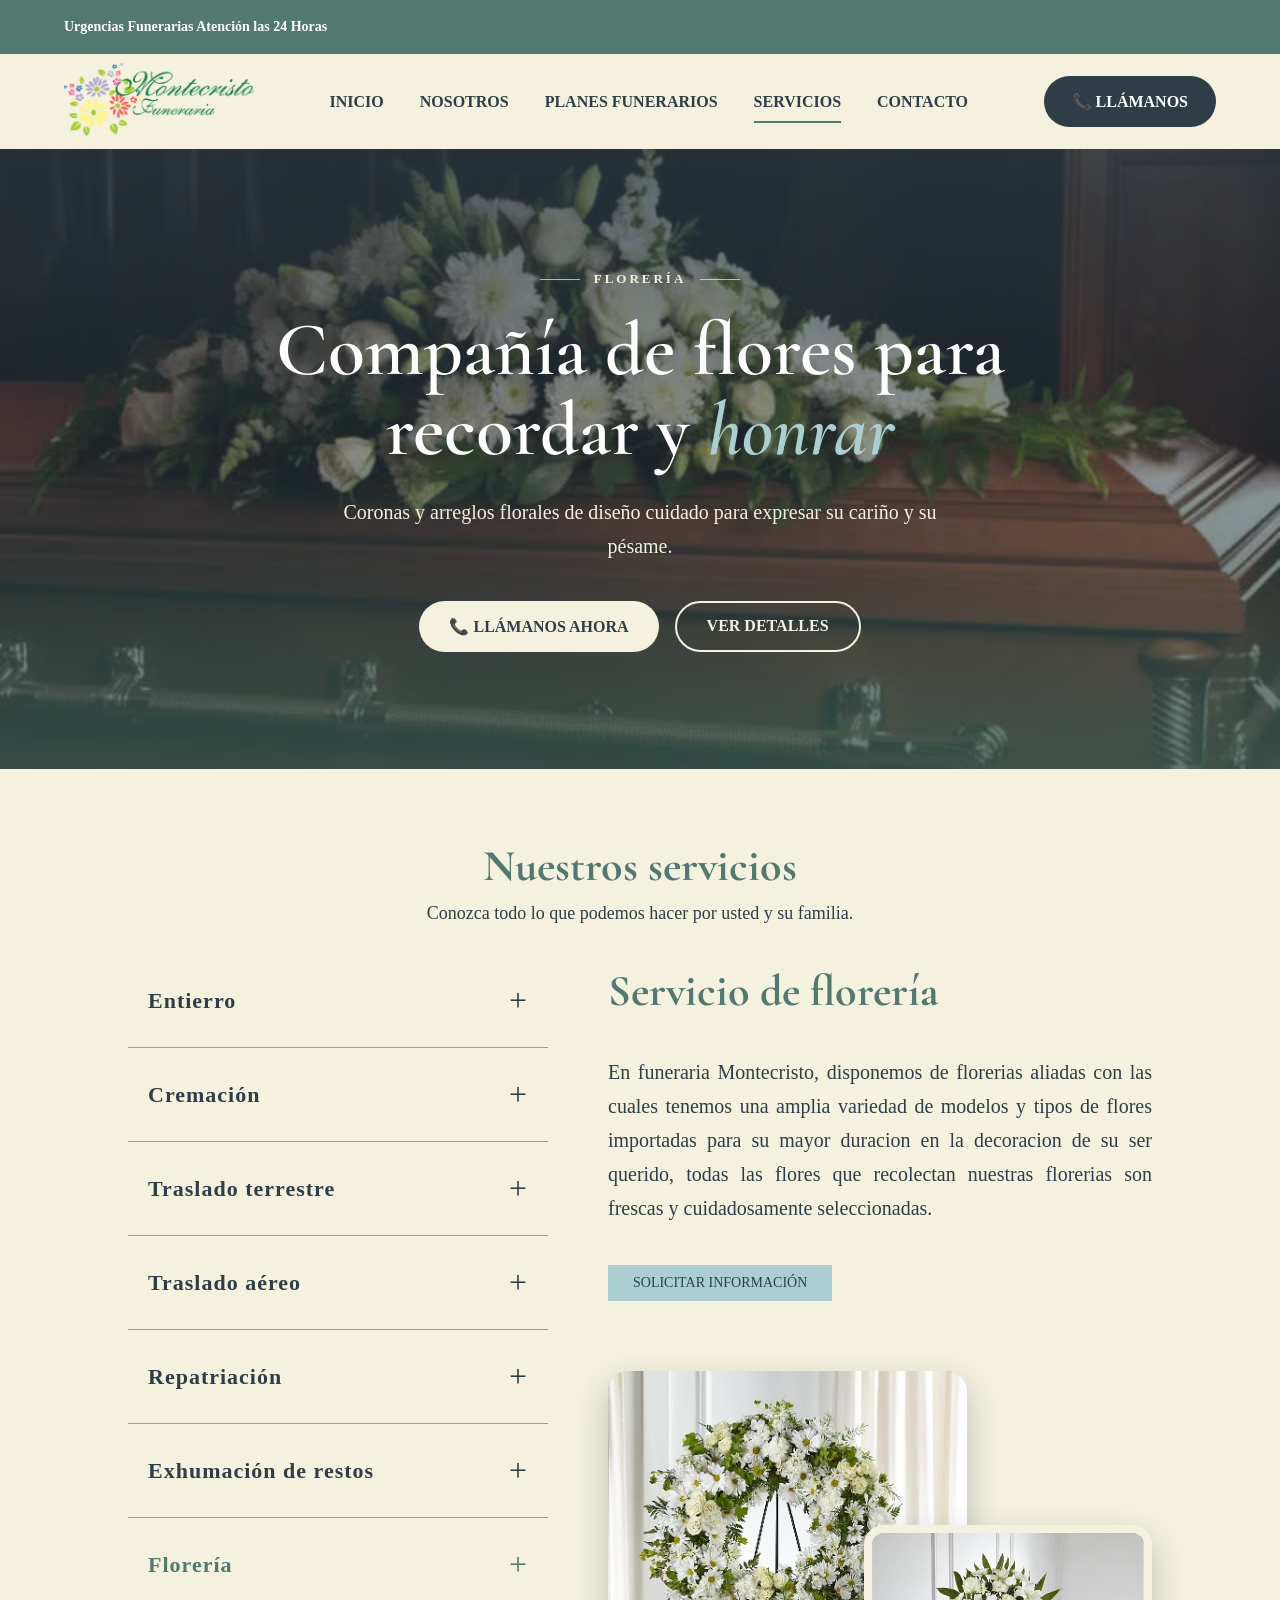
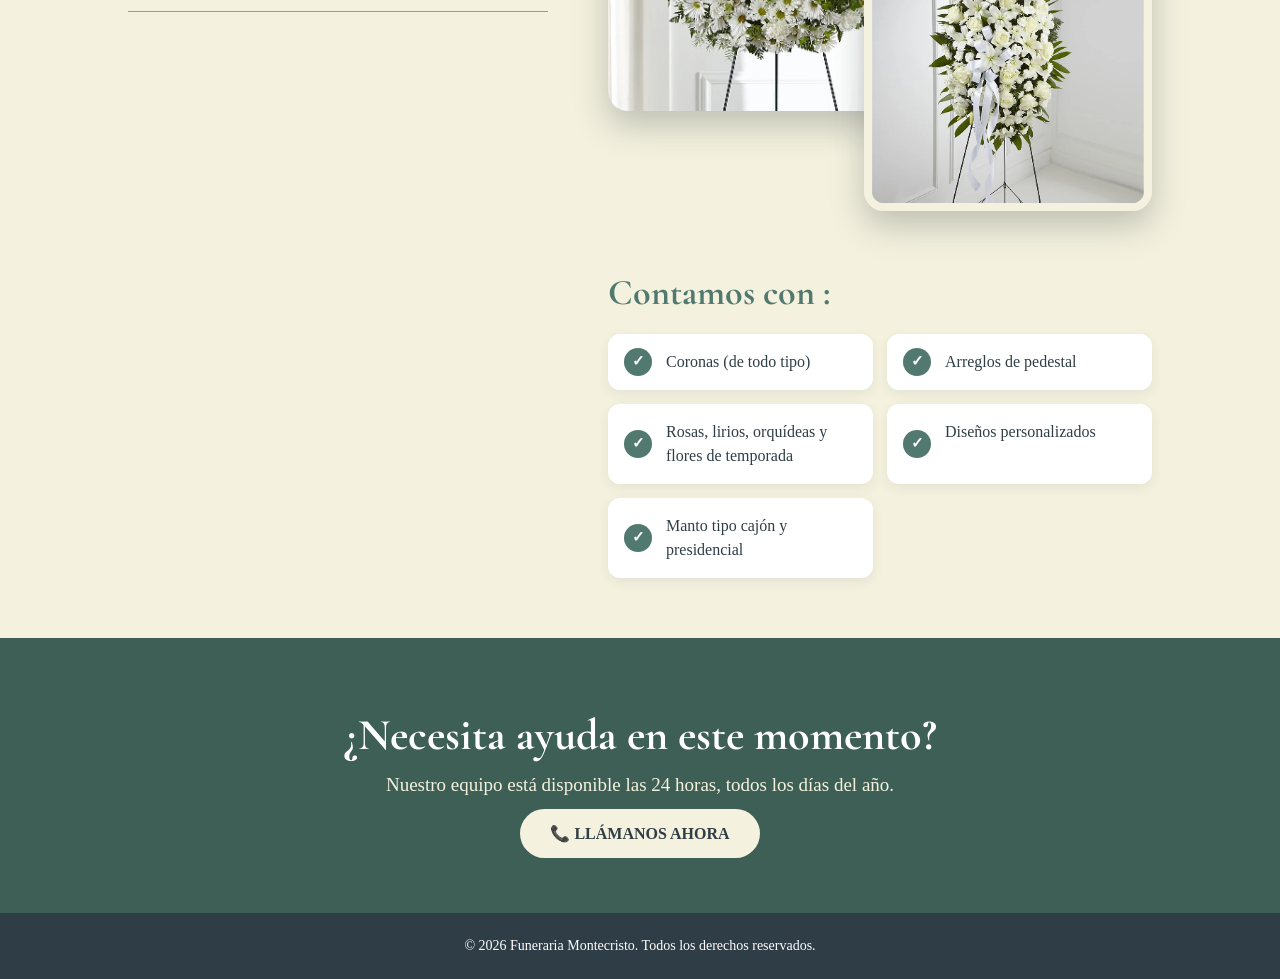
<file: Proyecto Final/floreria.html>
<!DOCTYPE html>
<html lang="es">

<head>
  <meta charset="UTF-8">
  <meta name="viewport" content="width=device-width, initial-scale=1.0">
  <title>Florería | Funeraria Montecristo</title>
  <link rel="preconnect" href="https://fonts.googleapis.com">
  <link rel="preconnect" href="https://fonts.gstatic.com" crossorigin>
  <link href="https://fonts.googleapis.com/css2?family=Cormorant+Garamond:ital,wght@0,600;0,700;1,600&display=swap"
    rel="stylesheet">
  <link rel="stylesheet" href="css/estilos.css">
</head>

<body>

  <div class="barra-superior">
    <p>Urgencias Funerarias Atención las 24 Horas</p>
  </div>


  <header class="cabecera">
    <a href="index.html">
      <img class="logo" src="imagenes/Logos/logo2.png" alt="Logo Funeraria Montecristo">
    </a>

    <input type="checkbox" id="menu-check" class="menu-check">
    <label for="menu-check" class="menu-boton" aria-label="Abrir menú">
      <span></span>
      <span></span>
      <span></span>
    </label>

    <nav>
      <a href="index.html#inicio">Inicio</a>
      <a href="index.html#nosotros">Nosotros</a>
      <a href="index.html#planes">Planes funerarios</a>
      <a href="index.html#servicios" class="activo">Servicios</a>
      <a href="index.html#contacto">Contacto</a>
    </nav>

    <a class="boton" href="tel:+51970892582">📞 Llámanos</a>
  </header>

  <section class="portada hero-servicio hero-floreria">
    <div class="portada-contenido">
      <span class="portada-etiqueta">Florería</span>
      <h1>Compañía de flores para recordar y <em>honrar</em></h1>
      <p>Coronas y arreglos florales de diseño cuidado para expresar su cariño y su pésame.</p>

      <div class="portada-botones">
        <a class="boton-claro" href="tel:+51970892582">📞 Llámanos ahora</a>
        <a class="boton-secundario" href="#detalle">Ver detalles</a>
      </div>
    </div>
  </section>

  <div class="titulo-bloque" id="detalle">
    <h2 class="titulo-seccion">Nuestros servicios</h2>
    <p class="subtitulo-seccion">Conozca todo lo que podemos hacer por usted y su familia.</p>
  </div>

  <main class="detalle-servicio">

    <aside class="menu-servicios">
      <a href="entierro.html" class="opcion-servicio">Entierro</a>
      <a href="cremacion.html" class="opcion-servicio">Cremación</a>
      <a href="traslado-terrestre.html" class="opcion-servicio">Traslado terrestre</a>
      <a href="traslado-aereo.html" class="opcion-servicio">Traslado aéreo</a>
      <a href="repatriacion.html" class="opcion-servicio">Repatriación</a>
      <a href="exhumacion.html" class="opcion-servicio">Exhumación de restos</a>
      <a href="floreria.html" class="opcion-servicio activo">Florería</a>
    </aside>

    <section class="contenido-servicio">
      <h2>Servicio de florería</h2>

      <p>
        En funeraria Montecristo, disponemos de florerias aliadas con las cuales tenemos una amplia variedad de modelos
        y tipos de flores
        importadas para su mayor duracion en la decoracion de su ser querido, todas las flores que recolectan nuestras
        florerias son
        frescas y cuidadosamente seleccionadas.
      </p>

      <a href="tel:+51970892582" class="boton-detalles">Solicitar información</a>

      <div class="collage">
        <div class="collage-foto collage-grande">
          <img src="imagenes/Floreria/corona1.png" alt="Servicio de florería - imagen 1" loading="lazy">
        </div>
        <div class="collage-foto collage-pequena">
          <img src="imagenes/Floreria/corona2.png" alt="Servicio de florería - imagen 2" loading="lazy">
        </div>
      </div>


      <div class="servicio-incluye">
        <h3>Contamos con :</h3>
        <ul class="lista-incluye">
          <li>Coronas (de todo tipo)</li>
          <li>Arreglos de pedestal</li>
          <li>Rosas, lirios, orquídeas y flores de temporada</li>
          <li>Diseños personalizados</li>
          <li>Manto tipo cajón y presidencial</li>
        </ul>
      </div>
    </section>

  </main>

  <section class="cta-servicio">
    <h2>¿Necesita ayuda en este momento?</h2>
    <p>Nuestro equipo está disponible las 24 horas, todos los días del año.</p>
    <a class="boton-claro" href="tel:+51970892582">📞 Llámanos ahora</a>
  </section>

  <footer class="pie">
    <p>&copy; 2026 Funeraria Montecristo. Todos los derechos reservados.</p>
  </footer>

</body>

</html>
</file>
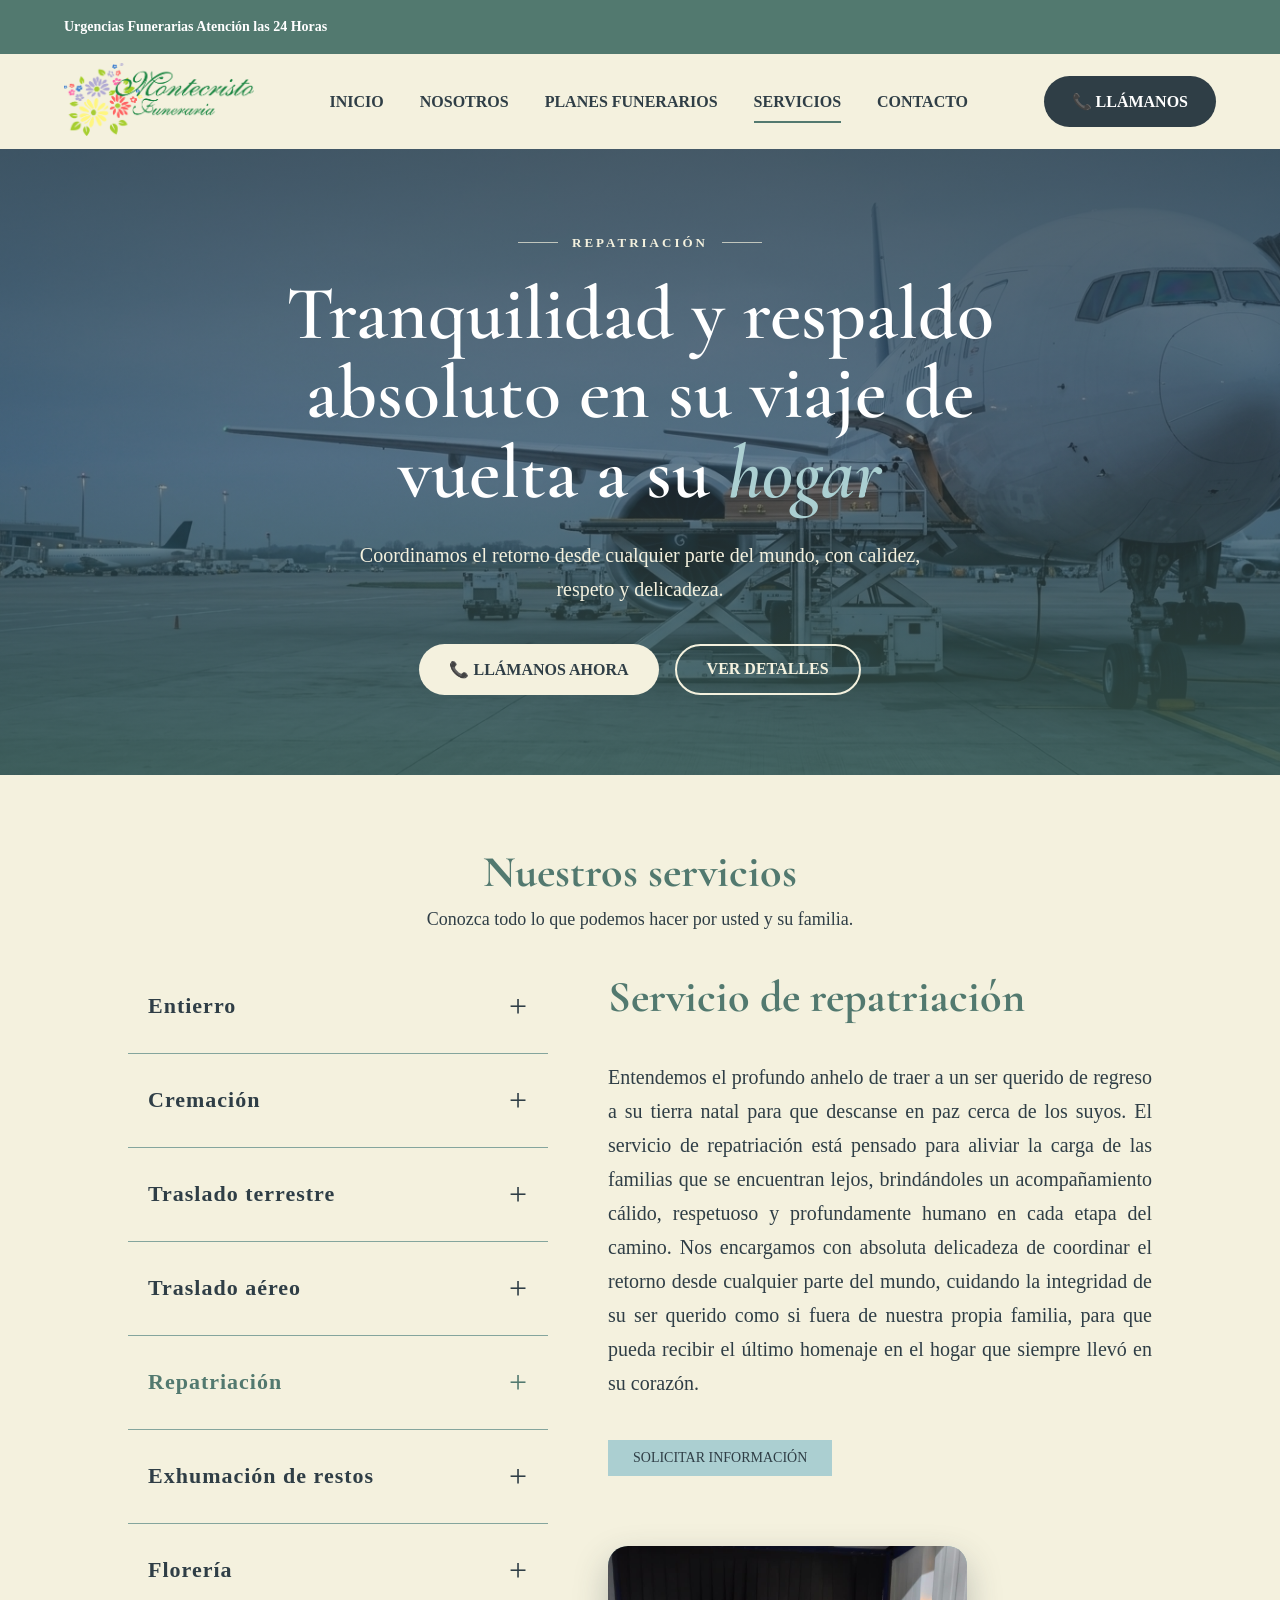
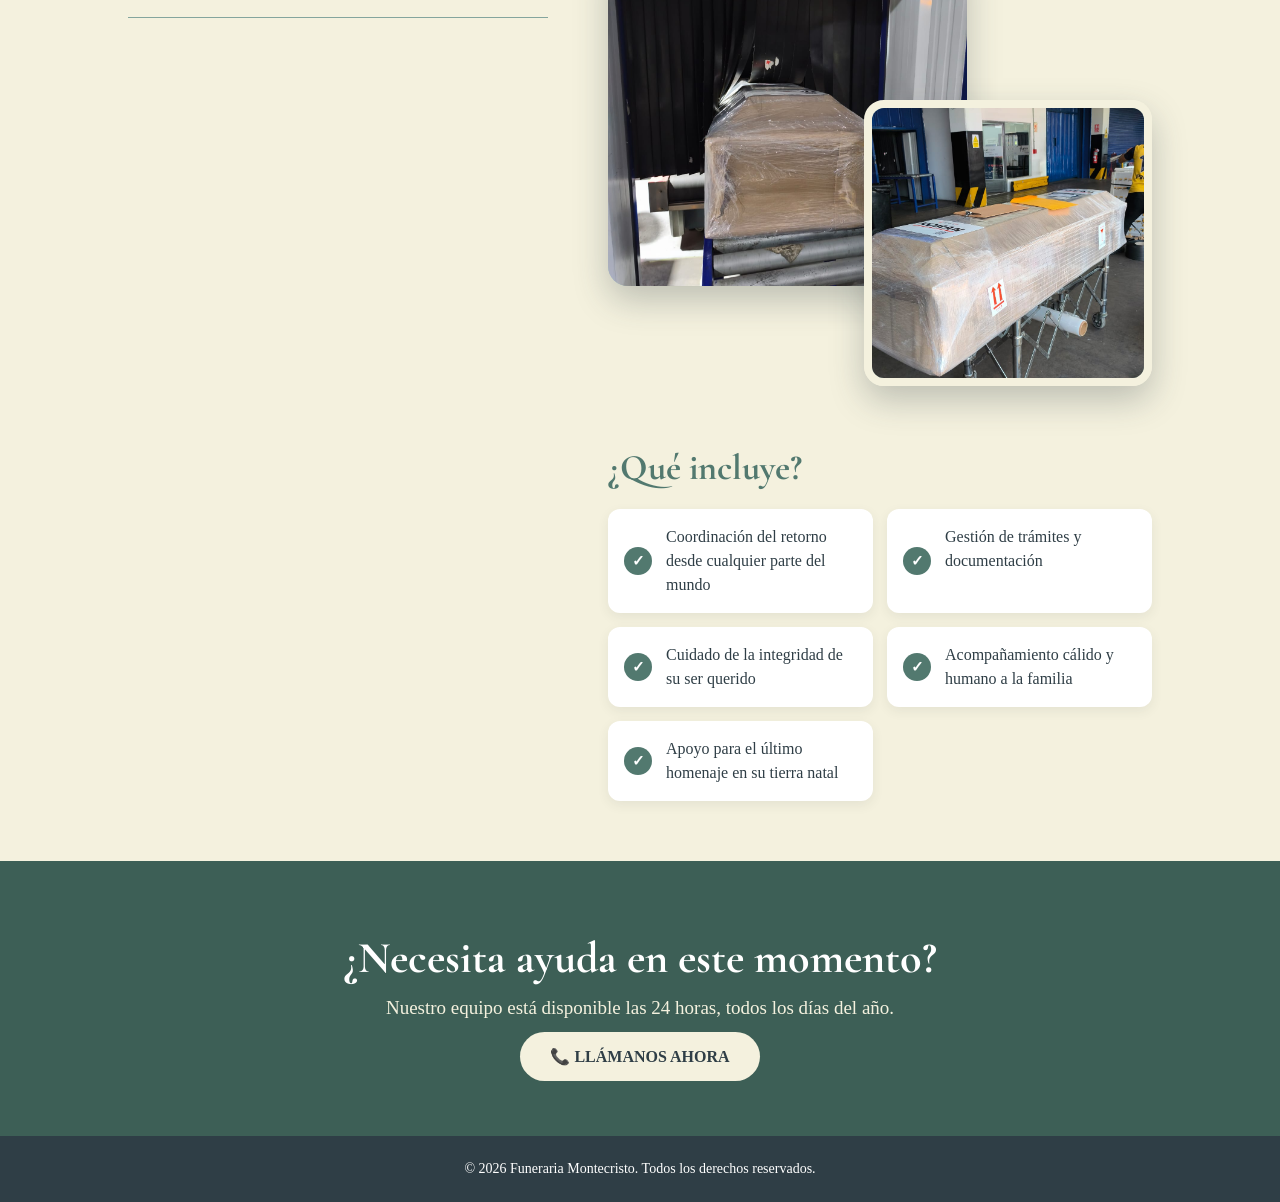
<file: Proyecto Final/repatriacion.html>
<!DOCTYPE html>
<html lang="es">

<head>
  <meta charset="UTF-8">
  <meta name="viewport" content="width=device-width, initial-scale=1.0">
  <title>Repatriación | Funeraria Montecristo</title>

  <link rel="preconnect" href="https://fonts.googleapis.com">
  <link rel="preconnect" href="https://fonts.gstatic.com" crossorigin>
  <link href="https://fonts.googleapis.com/css2?family=Cormorant+Garamond:ital,wght@0,600;0,700;1,600&display=swap"
    rel="stylesheet">
  <link rel="stylesheet" href="css/estilos.css">
</head>

<body>

  <div class="barra-superior">
    <p>Urgencias Funerarias Atención las 24 Horas</p>
  </div>

  <header class="cabecera">
    <a href="index.html">
      <img class="logo" src="imagenes/Logos/logo2.png" alt="Logo Funeraria Montecristo">
    </a>

    <input type="checkbox" id="menu-check" class="menu-check">
    <label for="menu-check" class="menu-boton" aria-label="Abrir menú">
      <span></span>
      <span></span>
      <span></span>
    </label>

    <nav>
      <a href="index.html#inicio">Inicio</a>
      <a href="index.html#nosotros">Nosotros</a>
      <a href="index.html#planes">Planes funerarios</a>
      <a href="index.html#servicios" class="activo">Servicios</a>
      <a href="index.html#contacto">Contacto</a>
    </nav>
    <a class="boton" href="tel:+51970892582">📞 Llámanos</a>
  </header>

  <section class="portada hero-servicio hero-repatriacion">
    <div class="portada-contenido">
      <span class="portada-etiqueta">Repatriación</span>
      <h1>Tranquilidad y respaldo absoluto en su viaje de vuelta a su <em>hogar</em></h1>
      <p>Coordinamos el retorno desde cualquier parte del mundo, con calidez, respeto y delicadeza.</p>

      <div class="portada-botones">
        <a class="boton-claro" href="tel:+51970892582">📞 Llámanos ahora</a>
        <a class="boton-secundario" href="#detalle">Ver detalles</a>
      </div>
    </div>
  </section>

  <div class="titulo-bloque" id="detalle">
    <h2 class="titulo-seccion">Nuestros servicios</h2>
    <p class="subtitulo-seccion">Conozca todo lo que podemos hacer por usted y su familia.</p>
  </div>

  <main class="detalle-servicio">

    <aside class="menu-servicios">
      <a href="entierro.html" class="opcion-servicio">Entierro</a>
      <a href="cremacion.html" class="opcion-servicio">Cremación</a>
      <a href="traslado-terrestre.html" class="opcion-servicio">Traslado terrestre</a>
      <a href="traslado-aereo.html" class="opcion-servicio">Traslado aéreo</a>
      <a href="repatriacion.html" class="opcion-servicio activo">Repatriación</a>
      <a href="exhumacion.html" class="opcion-servicio">Exhumación de restos</a>
      <a href="floreria.html" class="opcion-servicio">Florería</a>
    </aside>

    <section class="contenido-servicio">
      <h2>Servicio de repatriación</h2>

      <p>
        Entendemos el profundo anhelo de traer a un ser querido de regreso a su tierra natal para que descanse en paz
        cerca de los suyos. El servicio de repatriación está pensado para aliviar la carga de las familias que se
        encuentran lejos, brindándoles un acompañamiento cálido, respetuoso y profundamente humano en cada etapa del
        camino. Nos encargamos con absoluta delicadeza de coordinar el retorno desde cualquier parte del mundo, cuidando
        la integridad de su ser querido como si fuera de nuestra propia familia, para que pueda recibir el último
        homenaje en el hogar que siempre llevó en su corazón.
      </p>

      <a href="tel:+51970892582" class="boton-detalles">Solicitar información</a>

      <div class="collage">
        <div class="collage-foto collage-grande">
          <img src="imagenes/Repatriacion/Repatriacion.jpeg" alt="Servicio de repatriación - imagen 1" loading="lazy">
        </div>
        <div class="collage-foto collage-pequena">
          <img src="imagenes/Repatriacion/Repatriacion_2.jpeg" alt="Servicio de repatriación - imagen 2" loading="lazy">
        </div>
      </div>

      <div class="servicio-incluye">
        <h3>¿Qué incluye?</h3>
        <ul class="lista-incluye">
          <li>Coordinación del retorno desde cualquier parte del mundo</li>
          <li>Gestión de trámites y documentación</li>
          <li>Cuidado de la integridad de su ser querido</li>
          <li>Acompañamiento cálido y humano a la familia</li>
          <li>Apoyo para el último homenaje en su tierra natal</li>
        </ul>
      </div>
    </section>

  </main>

  <section class="cta-servicio">
    <h2>¿Necesita ayuda en este momento?</h2>
    <p>Nuestro equipo está disponible las 24 horas, todos los días del año.</p>
    <a class="boton-claro" href="tel:+51970892582">📞 Llámanos ahora</a>
  </section>

  <footer class="pie">
    <p>&copy; 2026 Funeraria Montecristo. Todos los derechos reservados.</p>
  </footer>

</body>

</html>
</file>
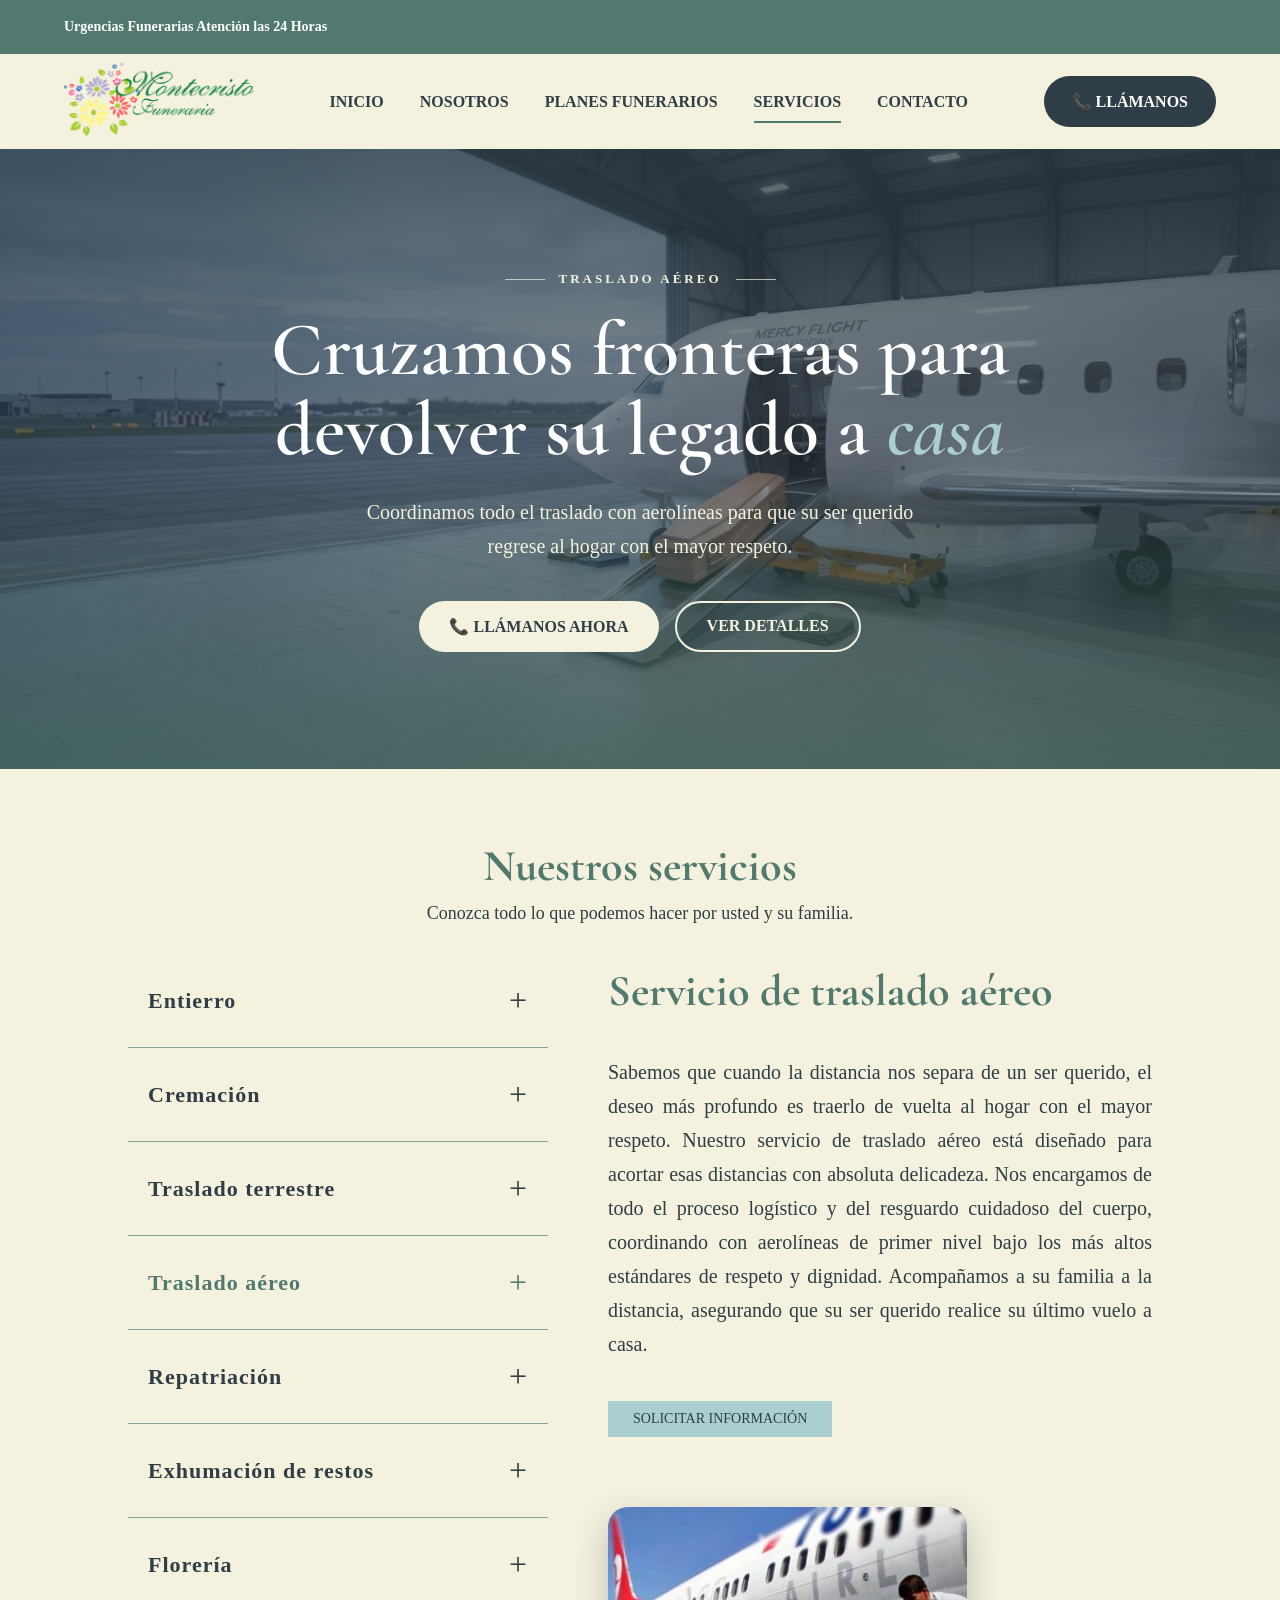
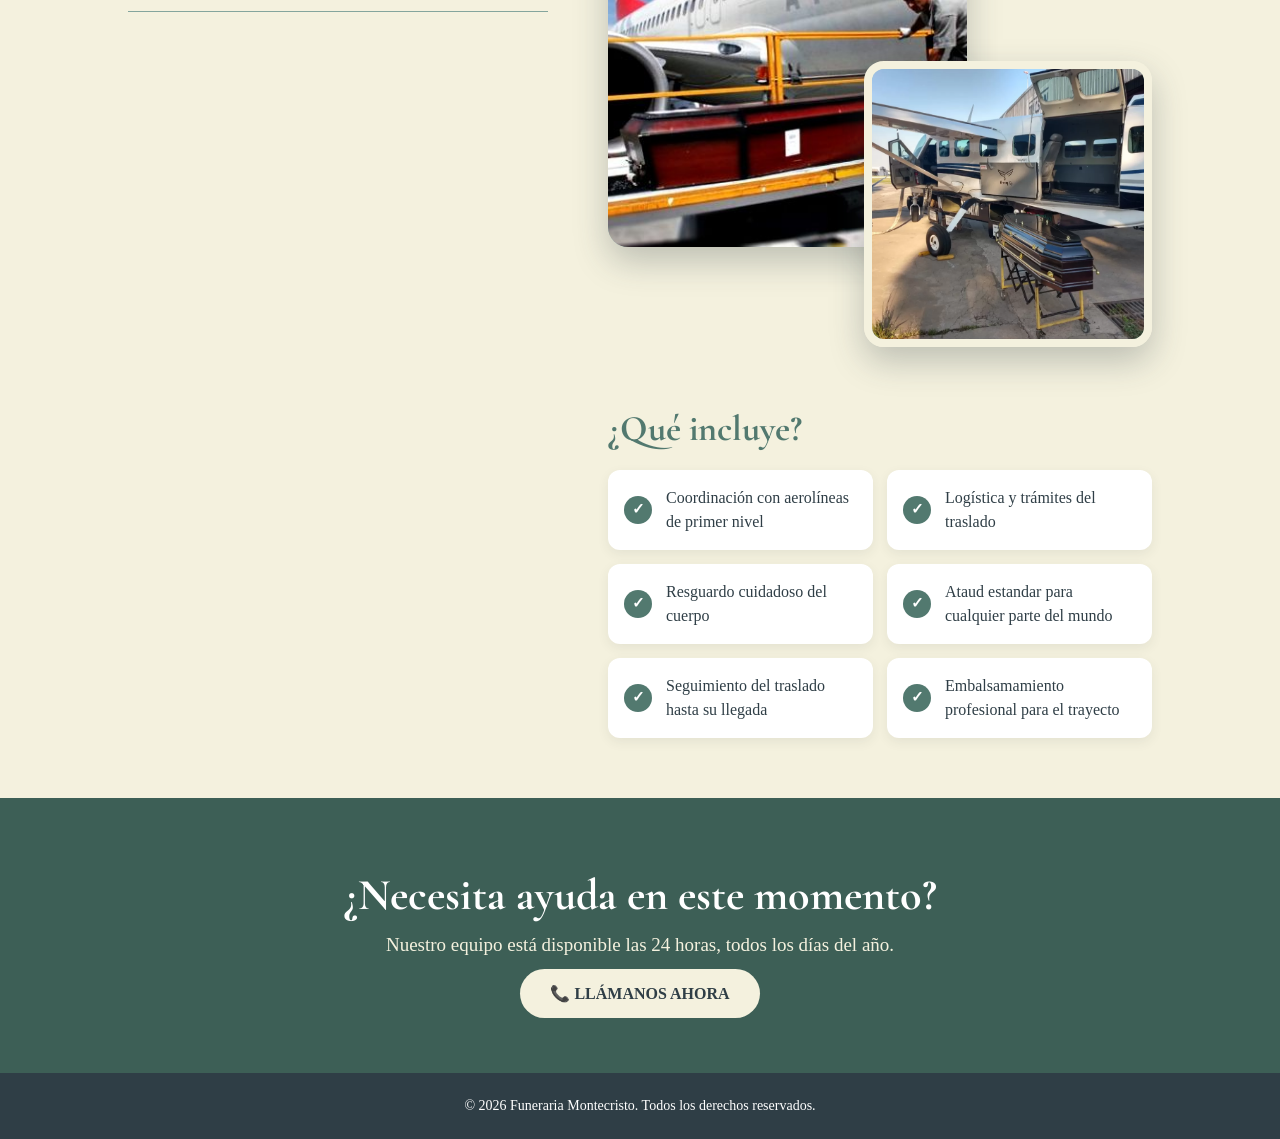
<file: Proyecto Final/traslado-aereo.html>
<!DOCTYPE html>
<html lang="es">

<head>
  <meta charset="UTF-8">
  <meta name="viewport" content="width=device-width, initial-scale=1.0">
  <title>Traslado aéreo | Funeraria Montecristo</title>

  <link rel="preconnect" href="https://fonts.googleapis.com">
  <link rel="preconnect" href="https://fonts.gstatic.com" crossorigin>
  <link href="https://fonts.googleapis.com/css2?family=Cormorant+Garamond:ital,wght@0,600;0,700;1,600&display=swap"
    rel="stylesheet">
  <link rel="stylesheet" href="css/estilos.css">
</head>

<body>

  <div class="barra-superior">
    <p>Urgencias Funerarias Atención las 24 Horas</p>
  </div>

  <header class="cabecera">
    <a href="index.html">
      <img class="logo" src="imagenes/Logos/logo2.png" alt="Logo Funeraria Montecristo">
    </a>

    <input type="checkbox" id="menu-check" class="menu-check">
    <label for="menu-check" class="menu-boton" aria-label="Abrir menú">
      <span></span>
      <span></span>
      <span></span>
    </label>

    <nav>
      <a href="index.html#inicio">Inicio</a>
      <a href="index.html#nosotros">Nosotros</a>
      <a href="index.html#planes">Planes funerarios</a>
      <a href="index.html#servicios" class="activo">Servicios</a>
      <a href="index.html#contacto">Contacto</a>
    </nav>

    <a class="boton" href="tel:+51970892582">📞 Llámanos</a>
  </header>


  <section class="portada hero-servicio hero-traslado-aereo">
    <div class="portada-contenido">
      <span class="portada-etiqueta">Traslado aéreo</span>
      <h1>Cruzamos fronteras para devolver su legado a <em>casa</em></h1>
      <p>Coordinamos todo el traslado con aerolíneas para que su ser querido regrese al hogar con el mayor respeto.</p>

      <div class="portada-botones">
        <a class="boton-claro" href="tel:+51970892582">📞 Llámanos ahora</a>
        <a class="boton-secundario" href="#detalle">Ver detalles</a>
      </div>
    </div>
  </section>

  <div class="titulo-bloque" id="detalle">
    <h2 class="titulo-seccion">Nuestros servicios</h2>
    <p class="subtitulo-seccion">Conozca todo lo que podemos hacer por usted y su familia.</p>
  </div>

  <main class="detalle-servicio">

    <aside class="menu-servicios">
      <a href="entierro.html" class="opcion-servicio">Entierro</a>
      <a href="cremacion.html" class="opcion-servicio">Cremación</a>
      <a href="traslado-terrestre.html" class="opcion-servicio">Traslado terrestre</a>
      <a href="traslado-aereo.html" class="opcion-servicio activo">Traslado aéreo</a>
      <a href="repatriacion.html" class="opcion-servicio">Repatriación</a>
      <a href="exhumacion.html" class="opcion-servicio">Exhumación de restos</a>
      <a href="floreria.html" class="opcion-servicio">Florería</a>
    </aside>

    <section class="contenido-servicio">
      <h2>Servicio de traslado aéreo</h2>

      <p>
        Sabemos que cuando la distancia nos separa de un ser querido, el deseo más profundo es traerlo de vuelta al
        hogar con el mayor respeto. Nuestro servicio de traslado aéreo está diseñado para acortar esas distancias con
        absoluta delicadeza. Nos encargamos de todo el proceso logístico y del resguardo cuidadoso del
        cuerpo, coordinando con aerolíneas de primer nivel bajo los más altos estándares de respeto y dignidad.
        Acompañamos a su familia a la distancia, asegurando que su ser querido realice su último vuelo a casa.
      </p>

      <a href="tel:+51970892582" class="boton-detalles">Solicitar información</a>

      <div class="collage">
        <div class="collage-foto collage-grande">
          <img src="imagenes/Aereo/Aereo.jpg" alt="Servicio de traslado aéreo - imagen 1" loading="lazy">
        </div>
        <div class="collage-foto collage-pequena">
          <img src="imagenes/Aereo/Aereo_2.png" alt="Servicio de traslado aéreo - imagen 2" loading="lazy">
        </div>
      </div>

      <div class="servicio-incluye">
        <h3>¿Qué incluye?</h3>
        <ul class="lista-incluye">
          <li>Coordinación con aerolíneas de primer nivel</li>
          <li>Logística y trámites del traslado</li>
          <li>Resguardo cuidadoso del cuerpo</li>
          <li>Ataud estandar para cualquier parte del mundo</li>
          <li>Seguimiento del traslado hasta su llegada</li>
          <li>Embalsamamiento profesional para el trayecto</li>
        </ul>
      </div>
    </section>

  </main>

  <section class="cta-servicio">
    <h2>¿Necesita ayuda en este momento?</h2>
    <p>Nuestro equipo está disponible las 24 horas, todos los días del año.</p>
    <a class="boton-claro" href="tel:+51970892582">📞 Llámanos ahora</a>
  </section>

  <footer class="pie">
    <p>&copy; 2026 Funeraria Montecristo. Todos los derechos reservados.</p>
  </footer>

</body>

</html>
</file>
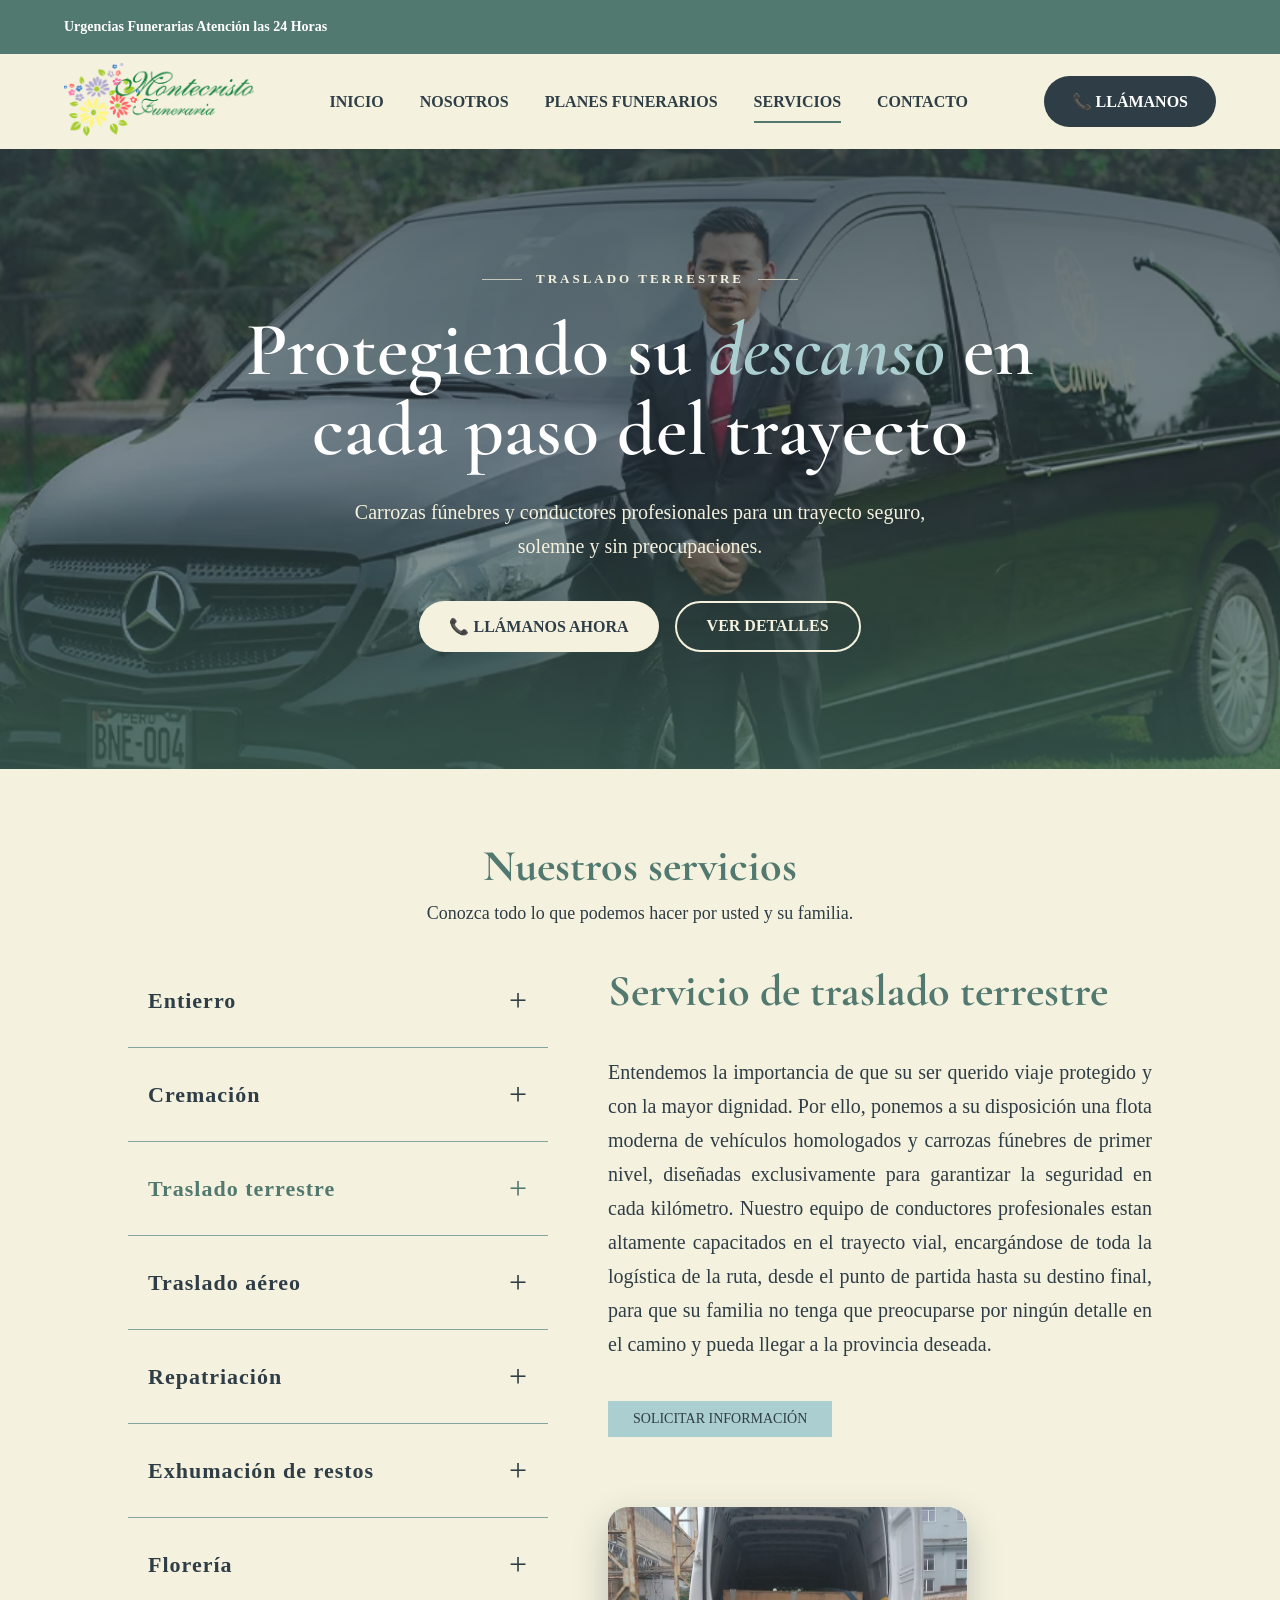
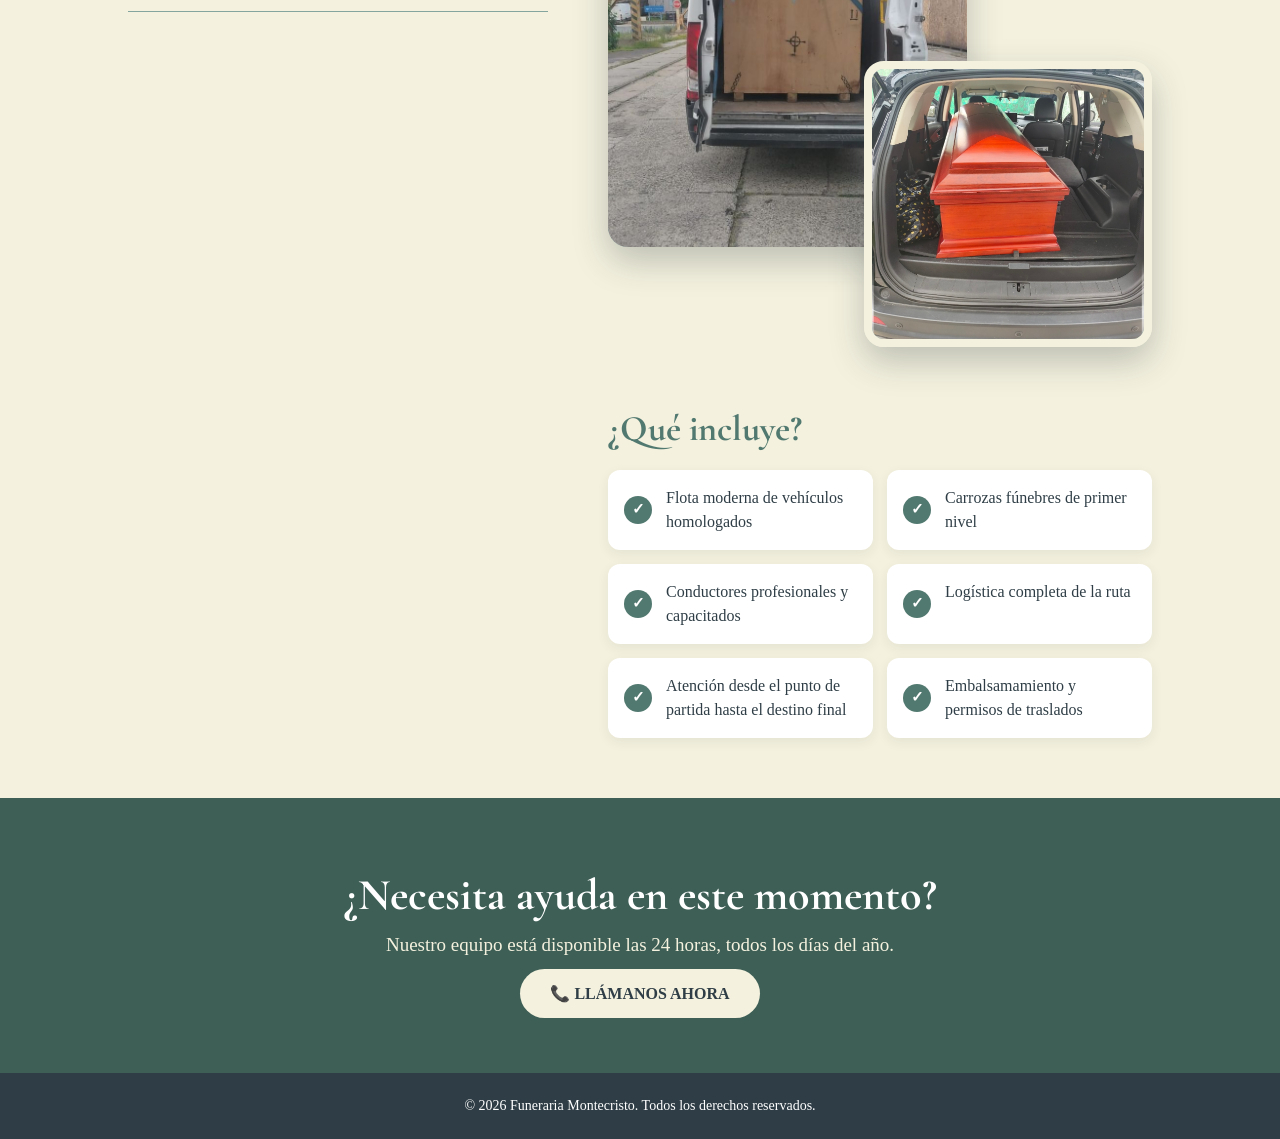
<file: Proyecto Final/traslado-terrestre.html>
<!DOCTYPE html>
<html lang="es">

<head>
  <meta charset="UTF-8">
  <meta name="viewport" content="width=device-width, initial-scale=1.0">
  <title>Traslado terrestre | Funeraria Montecristo</title>

  <link rel="preconnect" href="https://fonts.googleapis.com">
  <link rel="preconnect" href="https://fonts.gstatic.com" crossorigin>
  <link href="https://fonts.googleapis.com/css2?family=Cormorant+Garamond:ital,wght@0,600;0,700;1,600&display=swap"
    rel="stylesheet">
  <link rel="stylesheet" href="css/estilos.css">
</head>

<body>

  <div class="barra-superior">
    <p>Urgencias Funerarias Atención las 24 Horas</p>
  </div>

  <header class="cabecera">
    <a href="index.html">
      <img class="logo" src="imagenes/Logos/logo2.png" alt="Logo Funeraria Montecristo">
    </a>

    <input type="checkbox" id="menu-check" class="menu-check">
    <label for="menu-check" class="menu-boton" aria-label="Abrir menú">
      <span></span>
      <span></span>
      <span></span>
    </label>

    <nav>
      <a href="index.html#inicio">Inicio</a>
      <a href="index.html#nosotros">Nosotros</a>
      <a href="index.html#planes">Planes funerarios</a>
      <a href="index.html#servicios" class="activo">Servicios</a>
      <a href="index.html#contacto">Contacto</a>
    </nav>
    <a class="boton" href="tel:+51970892582">📞 Llámanos</a>
  </header>

  <section class="portada hero-servicio hero-traslado-terrestre">
    <div class="portada-contenido">
      <span class="portada-etiqueta">Traslado terrestre</span>
      <h1>Protegiendo su <em>descanso</em> en cada paso del trayecto</h1>
      <p>Carrozas fúnebres y conductores profesionales para un trayecto seguro, solemne y sin preocupaciones.</p>
      <div class="portada-botones">
        <a class="boton-claro" href="tel:+51970892582">📞 Llámanos ahora</a>
        <a class="boton-secundario" href="#detalle">Ver detalles</a>
      </div>
    </div>
  </section>

  <div class="titulo-bloque" id="detalle">
    <h2 class="titulo-seccion">Nuestros servicios</h2>
    <p class="subtitulo-seccion">Conozca todo lo que podemos hacer por usted y su familia.</p>
  </div>

  <main class="detalle-servicio">

    <aside class="menu-servicios">
      <a href="entierro.html" class="opcion-servicio">Entierro</a>
      <a href="cremacion.html" class="opcion-servicio">Cremación</a>
      <a href="traslado-terrestre.html" class="opcion-servicio activo">Traslado terrestre</a>
      <a href="traslado-aereo.html" class="opcion-servicio">Traslado aéreo</a>
      <a href="repatriacion.html" class="opcion-servicio">Repatriación</a>
      <a href="exhumacion.html" class="opcion-servicio">Exhumación de restos</a>
      <a href="floreria.html" class="opcion-servicio">Florería</a>
    </aside>


    <section class="contenido-servicio">
      <h2>Servicio de traslado terrestre</h2>

      <p>
        Entendemos la importancia de que su ser querido viaje protegido y con la mayor dignidad. Por ello, ponemos a su
        disposición una flota moderna de vehículos homologados y carrozas fúnebres de primer nivel, diseñadas
        exclusivamente para garantizar la seguridad en cada kilómetro. Nuestro equipo de conductores profesionales estan
        altamente capacitados en el trayecto vial, encargándose de toda la logística de la ruta,
        desde el punto de partida hasta su destino final, para que su familia no tenga que preocuparse por ningún
        detalle en el camino y pueda llegar a la provincia deseada.
      </p>

      <a href="tel:+51970892582" class="boton-detalles">Solicitar información</a>


      <div class="collage">
        <div class="collage-foto collage-grande">
          <img src="imagenes/Terrestre/Traslado.jpg" alt="Servicio de traslado terrestre - imagen 1" loading="lazy">
        </div>
        <div class="collage-foto collage-pequena">
          <img src="imagenes/Terrestre/traslado_2.jpeg" alt="Servicio de traslado terrestre - imagen 2" loading="lazy">
        </div>
      </div>

      <div class="servicio-incluye">
        <h3>¿Qué incluye?</h3>
        <ul class="lista-incluye">
          <li>Flota moderna de vehículos homologados</li>
          <li>Carrozas fúnebres de primer nivel</li>
          <li>Conductores profesionales y capacitados</li>
          <li>Logística completa de la ruta</li>
          <li>Atención desde el punto de partida hasta el destino final</li>
          <li>Embalsamamiento y permisos de traslados</li>
        </ul>
      </div>
    </section>

  </main>

  <section class="cta-servicio">
    <h2>¿Necesita ayuda en este momento?</h2>
    <p>Nuestro equipo está disponible las 24 horas, todos los días del año.</p>
    <a class="boton-claro" href="tel:+51970892582">📞 Llámanos ahora</a>
  </section>

  <footer class="pie">
    <p>&copy; 2026 Funeraria Montecristo. Todos los derechos reservados.</p>
  </footer>

</body>

</html>
</file>
<file: Proyecto Final/css/estilos.css>
/*
  ESTILOS - Funeraria Montecristo
  Todo el diseño de las 8 páginas está en este archivo.

  MARCAS que puse en los comentarios (tú decides qué borrar, yo no borré nada):
    [NO SE USA]         ninguna página usa esa clase. Se puede borrar sin que cambie nada.
    [SE SOBREESCRIBE]   otra regla más abajo pisa esos valores; no se ven.
    [SE REPITE]         hace lo mismo que otra regla.
    [OPCIONAL]          adorno o truco que se puede quitar y la página sigue bien.
    [AVANZADO]          cosas de accesibilidad/impresión; no hacen falta para que se vea bien.
    [PENDIENTE]         el css está hecho pero falta el html o el js.
    [ROTO]              hay html que depende de esto y se ve mal.

    padding         espacio POR DENTRO de la caja (entre el borde y el contenido)
    margin          espacio POR FUERA de la caja (separación con otras cajas)
    width / height  ancho / alto
    background      fondo (color, degradado o foto)
    border          borde; border-radius redondea las esquinas
    font-size       tamaño de letra; font-weight: grosor; font-family: tipo de letra
    color           color del texto
    text-align      alineación del texto (left, center, right, justify)
    display: flex   pone los hijos en fila; con flex-direction: column, en columna
    :hover          estilo cuando pasas el mouse por encima
    ::before/::after  elementos extra que se crean desde el css
    @media (max-width: 768px)  estas reglas solo valen en pantallas de hasta 768px de ancho
    El orden importa: si dos reglas tocan lo mismo, gana la que está más abajo.
    /* text-transform: uppercase;  todo en MAYÚSCULAS */
*/

/* ---------- GENERAL (afecta a toda la página) ---------- */
* {
    font-family: 'Segoe UI', Tahoma, Geneva, Verdana, sans-serif;
    box-sizing: border-box;
}

/* fondo */
body {
    margin: 0;
    background-color: #f4f1de;
    color: #2f3e46;
}

/* sin esto las letras quedan azul */
a,
a:visited {
    text-decoration: none;
    color: #2f3e46;
}

/*BARRA SUPERIOR*/

.barra-superior {
    background-color: #52796f;
    color: white;
    font-weight: bold;
    font-size: 14px;
    padding: 0 5%;
    display: flex; 
    justify-content: space-between; 
    align-items: center; 
    height: 54px;
    position: sticky;
    top: 0;
}

.barra-superior p {
    margin: 0;
}

/* CABECERA  */

.cabecera {
    background-color: #f4f1de;
    height: 95px;
    padding: 0 5%;
    display: flex; 
    align-items: center; 
    justify-content: space-between;
    position: sticky;
    top: 0;
}

/* tamaño del logo. */
.logo {
    width: 190px;
}

nav a {
    font-weight: bold;
    text-transform: uppercase; 
    padding: 8px 0;
    margin: 0 16px;
    position: relative; 
}


nav a::after {
    content: ""; 
    position: absolute; 
    left: 0;
    bottom: -5px;
    width: 0;
    height: 2px;
    background-color: #52796f;
    transition: width 0.3s ease; 
}

nav a:hover::after,
nav a.activo::after {
    width: 100%;
}

/* botón oscuro 'Llámanos' de la cabecera (forma de píldora). */
.boton,
.boton:visited {
    background-color: #2f3e46;
    color: white;
    font-weight: bold;
    text-transform: uppercase; 
    padding: 16px 28px;
    border-radius: 999px; 
    transition: 0.3s; 
}

/* cambia de color al pasar el mouse. */
.boton:hover {
    background-color: #52796f;
}

/* PORTADA */


.portada {
    display: flex; 
    align-items: center; 
    justify-content: center; 
    text-align: center;
    min-height: 600px; 
    padding: 80px 8%;
    background-image:
        linear-gradient(180deg,
            rgba(47, 62, 70, 0.78) 0%,
            rgba(47, 62, 70, 0.55) 50%,
            rgba(61, 95, 86, 0.8) 100%),
        url("../imagenes/portada3.png");
    background-size: cover; 
    background-position: center; 
    background-repeat: no-repeat;
}

.portada-contenido {
    max-width: 820px;
    color: #f4f1de;
}

.portada-etiqueta {
    display: inline-flex; 
    align-items: center; 
    gap: 14px; 
    color: #f4f1de;
    font-size: 13px;
    font-weight: bold;
    text-transform: uppercase; 
    letter-spacing: 3px; 
    margin-bottom: 24px;
}

/* dos rayitas a los lados de la etiqueta */
.portada-etiqueta::before,
.portada-etiqueta::after {
    content: ""; 
    width: 40px;
    height: 1px;
    background-color: #f4f1de;
    opacity: 0.7; 
}


.portada h1 {
    font-family: 'Cormorant Garamond', Georgia, 'Times New Roman', serif;
    font-size: clamp(44px, 6vw, 76px); 
    font-weight: 600;
    line-height: 1.05; 
    margin: 0 0 24px;
    color: white;
}

.portada h1 em {
    font-style: italic;
    color: #abcfd1;
}

/* texto debajo del título*/
.portada p {
    font-size: 20px;
    line-height: 1.7;
    max-width: 600px;
    margin: 0 auto 38px; 
    color: #f4f1de;
}


.portada-botones {
    display: flex; 
    flex-wrap: wrap; 
    justify-content: center; 
    gap: 16px; 
}

/* botón crema 'LLámanos ahora'*/
.boton-claro,
.boton-claro:visited {
    background-color: #f4f1de;
    color: #2f3e46;
    font-weight: bold;
    text-transform: uppercase; 
    padding: 16px 30px;
    border-radius: 999px; 
    transition: 0.3s; 
}

/* color al pasar el mouse. */
.boton-claro:hover {
    background-color: #abcfd1;
}

.boton-secundario,
.boton-secundario:visited {
    border: 2px solid #f4f1de;
    color: #f4f1de;
    font-weight: bold;
    text-transform: uppercase; 
    padding: 14px 30px;
    border-radius: 999px; 
    transition: 0.3s; 
}

/* se rellena al pasar el mouse. */
.boton-secundario:hover {
    background-color: #f4f1de;
    color: #2f3e46;
}

.servicios {
    background-color: #3d5f56;
    padding: 90px 5% 100px;
    text-align: center;
}


.servicios .titulo-seccion {
    color: #f4f1de;
}

.servicios .subtitulo-seccion {
    color: #dfe8e3;
}


.servicios-lista {
    display: flex; 
    flex-wrap: wrap; 
    justify-content: center; 
    gap: 44px 26px; 
    max-width: 1250px;
    margin: 0 auto; 
}

.servicio {
    width: 150px;
    transition: 0.3s;
}

/*sube 8px al pasar el mouse */
.servicio:hover {
    transform: translateY(-8px); /* mueve el elemento sin empujar a los demás */
}


.enlace-servicio {
    display: flex; 
    flex-direction: column; 
    align-items: center; 
    text-align: center;
}

/* el icono lo mete en un círculo blanco. El box-shadow con 0 de desplazamiento y 6px
   es el aro claro alrededor */
.servicio img {
    width: 120px;
    height: 120px;
    object-fit: contain; 
    background-color: white;
    border-radius: 50%; 
    padding: 20px;
    box-shadow: 0 0 0 6px rgba(244, 241, 222, 0.18);
    transition: 0.3s; 
    margin-bottom: 20px;
}

/* el aro se vuelve más visible al pasar el mouse. */
.servicio:hover img {
    box-shadow: 0 0 0 6px rgba(244, 241, 222, 0.7); 
}

/* nombre del servicio debajo del círculo. */
.servicio h3 {
    margin: 0;
    font-size: 14px;
    line-height: 1.4; 
    letter-spacing: 1.5px; 
    text-transform: uppercase; 
    color: #f4f1de;
}

/* celular (hasta 768px): portada y círculos de servicios más chicos */
@media (max-width: 768px) {
    .portada {
        min-height: 520px; 
        padding: 60px 6%;
    }

    .portada p {
        font-size: 18px;
    }

    .servicios {
        padding: 60px 5% 70px;
    }

    .servicio {
        width: calc(50% - 13px);
    }

    .servicio img {
        width: 100px;
        height: 100px;
        padding: 16px;
    }
}

/* SERVICIOS DE LA IZQUIERDA */

.detalle-servicio {
    display: flex; 
    align-items: flex-start; 
    gap: 60px; 
    padding: 30px 10% 60px;
}

/* flex-shrink: 0 evita que se encoja*/
.menu-servicios {
    width: 420px;
    flex-shrink: 0; 
    display: flex; 
    flex-direction: column; 
}


.opcion-servicio {
    display: flex; 
    justify-content: space-between; 
    align-items: center; 
    padding: 28px 20px;
    border-bottom: 1px solid #84a59d;
    font-size: 22px;
    font-weight: bold;
    letter-spacing: 1px; 
    transition: 0.3s; 
}

/* el signo + a la derecha de cada opción */
.opcion-servicio::after {
    content: "+"; 
    font-size: 32px;
    font-weight: 300;
    margin-left: 20px;
}

/* al pasar el mouse cambia de color*/
.opcion-servicio:hover {
    color: #52796f;
    padding-left: 28px;
}

.opcion-servicio.activo {
    color: #52796f;
}

.contenido-servicio {
    flex: 1; 
    padding-top:10px;
}

.contenido-servicio h2 {
    margin-top: 0;
    font-size: 34px;
    letter-spacing: 1px; 
}


.contenido-servicio p {
    font-size: 20px;
    line-height: 1.7; 
    max-width: 75ch; 
    text-align: justify; 
}


.boton-detalles {
    display: inline-block;
    background-color: #abcfd1;
    padding: 10px 25px;
    text-transform: uppercase; 
    margin-top: 20px;
    transition: 0.3s; 
    width: auto;
    max-width: 280px;
    text-align: center;
    text-decoration: none;
    font-size: 14px;
}

.boton-detalles:hover {
    background-color: #84a59d;
}

/* baja suave en vez de saltar */
html {
    scroll-behavior: smooth; 
}

/* espacio al llegar con un enlace # */
#inicio,
#servicios,
#nosotros,
#planes,
#contacto,
#detalle {
    scroll-margin-top: 100px; 
}

.nosotros,
.planes,
.contacto {
    padding: 70px 10%;
}

.planes {
    background-color: #e9edc9;
}

.titulo-seccion {
    font-size: 34px;
    color: #52796f;
    text-transform: uppercase; 
    letter-spacing: 1px; 
    text-align: center;
    margin: 0 0 10px;
}

.subtitulo-seccion {
    text-align: center;
    font-size: 18px;
    margin: 0 auto 50px; 
    max-width: 60ch; 
}

/* marco de fotos con esquinas redondeadas*/
.marco-imagen {
    position: relative; 
    overflow: hidden; 
    border-radius: 16px;
    background: linear-gradient(135deg, #abcfd1, #84a59d);
}

.marco-imagen img {
    position: absolute; 
    inset: 0;
    width: 100%;
    height: 100%;
    object-fit: cover; 
    transition: transform 0.4s ease; 
}

/*la foto contiene animacion al pasar el mouse */
.marco-imagen:hover img {
    transform: scale(1.04); 
}

.nosotros-intro {
    display: flex; 
    align-items: center; 
    gap: 60px; 
}

.nosotros-intro .marco-imagen {
    flex: 1; 
    min-height: 380px; 
}

.nosotros-texto {
    flex: 1; 
}

.nosotros-texto h3 {
    font-size: 28px;
    color: #52796f;
    margin: 0 0 15px;
}

.nosotros-texto p {
    font-size: 18px;
    line-height: 1.7; 
    margin: 0 0 15px;
}

.tarjetas-nosotros {
    display: flex; 
    flex-wrap: wrap; 
    gap: 30px; 
    margin-top: 70px;
}

.tarjeta {
    flex: 1 1 260px; 
    background-color: white;
    border-radius: 16px;
    padding: 35px 30px;
    text-align: center;
    border-top: 5px solid #52796f;
    box-shadow: 0 6px 18px rgba(47, 62, 70, 0.1); 
    transition: 0.3s; 
}

.tarjeta:hover {
    transform: translateY(-6px); 
}

/* tamaño del emoji de la tarjeta*/
.tarjeta-icono {
    font-size: 40px;
}

.tarjeta h3 {
    font-size: 24px;
    color: #52796f;
    margin: 12px 0;
}

.tarjeta p {
    margin: 0;
    line-height: 1.6; 
}

.titulo-galeria {
    font-size: 28px;
    color: #52796f;
    text-align: center;
    margin: 70px 0 25px;
}

.galeria-nosotros {
    display: flex; 
    flex-wrap: wrap;
    gap: 20px; 
}

.galeria-nosotros .marco-imagen {
    flex: 1 1 260px; 
    height: 260px;
}

.planes-lista {
    display: flex; 
    flex-wrap: wrap; 
    justify-content: center;
    gap: 30px; 
    align-items: stretch; 
}

.plan {
    position: relative; 
    flex: 1 1 280px; 
    max-width: 360px;
    background-color: white;
    border-radius: 16px;
    padding: 40px 30px;
    text-align: center;
    box-shadow: 0 6px 18px rgba(47, 62, 70, 0.1); 
    display: flex; 
    flex-direction: column; 
    transition: 0.3s; 
}

.plan h3 {
    font-size: 26px;
    color: #52796f;
    margin: 0 0 8px;
}

.plan-precio {
    font-weight: bold;
    margin: 0 0 20px;
}

.plan ul {
    list-style: none; 
    padding: 0;
    margin: 0 0 25px;
    flex: 1; 
}

/* cada línea de la lista con una rayita gris debajo*/
.plan li {
    padding: 10px 0;
    border-bottom: 1px solid #cad2c5;
}

/* borde para el plan resaltado ('Más solicitado') */
.plan-destacado {
    border: 3px solid #52796f;
}

.plan-etiqueta {
    position: absolute; 
    top: -14px;
    left: 50%;
    transform: translateX(-50%); 
    background-color: #52796f;
    color: white;
    font-size: 13px;
    font-weight: bold;
    text-transform: uppercase; 
    padding: 5px 16px;
    border-radius: 999px; 
}

.contacto-datos {
    display: flex; 
    flex-wrap: wrap; 
    gap: 30px; 
}

.dato {
    flex: 1 1 220px; 
    background-color: white;
    border-radius: 16px;
    padding: 30px 20px;
    text-align: center;
    box-shadow: 0 6px 18px rgba(47, 62, 70, 0.1); 
}

/* tamaño del emoji de la tarjeta de contacto. */
.dato-icono {
    font-size: 34px;
}

.dato h3 {
    font-size: 20px;
    color: #52796f;
    margin: 10px 0;
}

/* texto y enlaces dentro de las tarjetas de contacto */
.dato p,
.dato a {
    margin: 0;
    line-height: 1.6; 
    font-size: 17px;
}

/* color verde al pasar el mouse por el teléfono*/
.dato a:hover {
    color: #52796f;
}

/* franja oscura del final con el copyright. */
.pie {
    background-color: #2f3e46;
    color: white;
    text-align: center;
    padding: 25px 5%;
    font-size: 14px;
}

.pie p {
    margin: 0;
}

/*@media se usa para el tamaño del tlf*/

.titulo-seccion,
.nosotros-texto h3,
.titulo-galeria,
.tarjeta h3,
.plan h3,
.dato h3,
.cifra strong {
    font-family: 'Cormorant Garamond', Georgia, 'Times New Roman', serif;
    font-weight: 700;
}

.titulo-seccion {
    font-size: 44px;
    text-transform: none;
    letter-spacing: 0; 
}



:root {
    --capa-hero: linear-gradient(180deg,
            rgba(47, 62, 70, 0.78) 0%,
            rgba(47, 62, 70, 0.55) 50%,
            rgba(61, 95, 86, 0.8) 100%);
}

.hero-servicio {
    min-height: 460px; 
}

.hero-entierro {
    background-image: var(--capa-hero), url('../imagenes/entierro.avif'); 
}

.hero-cremacion {
    background-image: var(--capa-hero), url('../imagenes/urna.jpeg'); 
}

.hero-exhumacion {
    background-image: var(--capa-hero), url('../imagenes/exhumacion.jpg'); 
}

.hero-traslado-terrestre {
    background-image: var(--capa-hero), url('../imagenes/traslado-terrestre.webp'); 
}

.hero-traslado-aereo {
    background-image: var(--capa-hero), url('../imagenes/traslado-aereo.jpg'); 
}

.hero-repatriacion {
    background-image: var(--capa-hero), url('../imagenes/repatriacion.jpg'); 
}

.hero-floreria {
    background-image: var(--capa-hero), url('../imagenes/flores.jpeg'); 
}

.titulo-bloque {
    padding: 70px 10% 0;
}

.titulo-bloque .subtitulo-seccion {
    margin-bottom: 0;
}

.contenido-servicio h2 {
    font-family: 'Cormorant Garamond', Georgia, 'Times New Roman', serif;
    font-size: 44px;
    font-weight: 700;
    letter-spacing: 0; 
    color: #52796f;
}

.collage {
    position: relative; 
    height: 440px;
    margin: 70px 0 60px;
    font-size: 18px;
}

.collage-foto {
    position: absolute; 
    overflow: hidden; 
    border-radius: 20px;
    background: linear-gradient(135deg, #abcfd1, #84a59d);
    box-shadow: 0 14px 34px rgba(47, 62, 70, 0.28); 
}

/* la foto llena su caja sin deformarse*/
.collage-foto img {
    display: block;
    width: 100%;
    height: 100%;
    object-fit: cover; 
    transition: transform 0.5s ease;
}

/*agranda un poco al pasar el mouse*/
.collage-foto:hover img {
    transform: scale(1.06);
}

.collage-grande {
    left: 0;
    top: 0;
    width: 66%;
    height: 340px;
    z-index: 1; 
}

.collage-pequena {
    right: 0;
    bottom: 0;
    width: 50%;
    height: 270px;
    border: 8px solid #f4f1de;
    z-index: 2; 
}

.servicio-incluye h3,
.servicio-pasos h3 {
    font-family: 'Cormorant Garamond', Georgia, 'Times New Roman', serif;
    font-size: 36px;
    color: #52796f;
    margin: 0 0 20px;
}

.lista-incluye {
    list-style: none; 
    padding: 0;
    margin: 0;
    display: grid; 
    grid-template-columns: repeat(2, 1fr); /*practica de fr para columnas */
    gap: 14px; 
}

.lista-incluye li {
    position: relative; 
    background-color: white;
    border-radius: 12px;
    padding: 16px 16px 16px 58px;
    font-size: 16px;
    line-height: 1.5;
    box-shadow: 0 4px 12px rgba(47, 62, 70, 0.08); 
}

.lista-incluye li::before {
    content: "✓"; 
    position: absolute; 
    left: 16px;
    top: 50%;
    transform: translateY(-50%); 
    width: 28px;
    height: 28px;
    border-radius: 50%; 
    background-color: #52796f;
    color: white;
    font-size: 15px;
    font-weight: bold;
    display: flex; 
    align-items: center; 
    justify-content: center; 
}

.cta-servicio {
    background-color: #3d5f56;
    color: #f4f1de;
    text-align: center;
    padding: 70px 8%;
}

/* título de la franja final*/
.cta-servicio h2 {
    font-family: 'Cormorant Garamond', Georgia, 'Times New Roman', serif;
    font-size: 44px;
    color: white;
    margin: 0 0 12px;
}

.cta-servicio p {
    font-size: 19px;
    margin: 0 0 28px;
}

/*las páginas de servicio se apilan */
@media (max-width: 768px) {

    .titulo-bloque {
        padding: 50px 5% 0;
    }

    .contenido-servicio h2,
    .cta-servicio h2 {
        font-size: 34px;
    }

    .collage {
        height: auto;
        display: flex; 
        flex-direction: column; 
        gap: 16px; 
        margin: 40px 0;
    }

    .collage-foto {
        position: relative; 
        left: auto;
        right: auto;
        top: auto;
        bottom: auto;
        width: 100%;
    }

    .collage-grande {
        height: 240px;
    }

    .collage-pequena {
        height: 220px;
    }
}

@media (max-width: 768px) {
    .detalle-servicio {
        flex-direction: column; 
        padding: 20px 5%;
    }
 /*ancho de la pagina */
    .menu-servicios {
        width: 100%;
    }
}

.menu-check,
.menu-boton,
.menu-llamar {
    display: none;
}

.menu-boton{
    transform: scale(0.50);
}

@media (max-width: 768px) {

    .cabecera {
        position: sticky;
        top: 0;
        z-index: 1000;
        height: 76px;
        box-shadow: 0 2px 14px rgba(47, 62, 70, 0.12);
    }

    .logo {
        width: 150px;
    }

    .menu-boton {
        display: flex;
        flex-direction: column;
        justify-content: center;
        gap: 6px;
        width: 48px;
        height: 48px;
        padding: 12px;
        border-radius: 12px;
        background-color: #2f3e46;
        cursor: pointer;
    }

    .menu-boton span {
        display: block;
        height: 3px;
        border-radius: 3px;
        background-color: #f4f1de;
        transition: transform 0.3s ease, opacity 0.3s ease;
    }

    /* con el casillero marcado (menú abierto) las rayas forman una X */
    .menu-check:checked + .menu-boton span:nth-child(1) {
        transform: translateY(9px) rotate(45deg);
    }

    .menu-check:checked + .menu-boton span:nth-child(2) {
        opacity: 0;
    }

    .menu-check:checked + .menu-boton span:nth-child(3) {
        transform: translateY(-9px) rotate(-45deg);
    }

    /* el botón 'Llámanos' de la cabecera se esconde (queda dentro del menú) */
    .cabecera > .boton {
        display: none;
    }

    /* el menú: panel escondido debajo de la cabecera */
    nav {
        position: absolute;
        top: 100%;
        left: 0;
        right: 0;
        display: none;
        flex-direction: column;
        background-color: #f4f1de;
        padding: 10px 5% 24px;
        box-shadow: 0 14px 24px rgba(47, 62, 70, 0.18);
    }

    /* casillero marcado = el menú se muestra */
    .menu-check:checked ~ nav {
        display: flex;
    }

    nav a {
        margin: 0;
        padding: 16px 4px;
        border-bottom: 1px solid #cad2c5;
    }

    nav a::after {
        display: none;
    }

    nav a.activo {
        color: #52796f;
    }

    /* 'Llámanos' dentro del menú */
    nav a.menu-llamar,
    nav a.menu-llamar:visited {
        display: block;
        margin-top: 18px;
        border: none;
        border-radius: 999px;
        background-color: #2f3e46;
        color: white;
        text-align: center;
    }

    /* franja verde de arriba más compacta */
    .barra-superior {
        height: auto;
        padding: 10px 5%;
        font-size: 13px;
        text-align: center;
        justify-content: center;
    }

    /* los enlaces # no quedan tapados por la cabecera fija */
    #inicio,
    #servicios,
    #nosotros,
    #planes,
    #contacto,
    #detalle {
        scroll-margin-top: 80px;
    }
}
</file>
